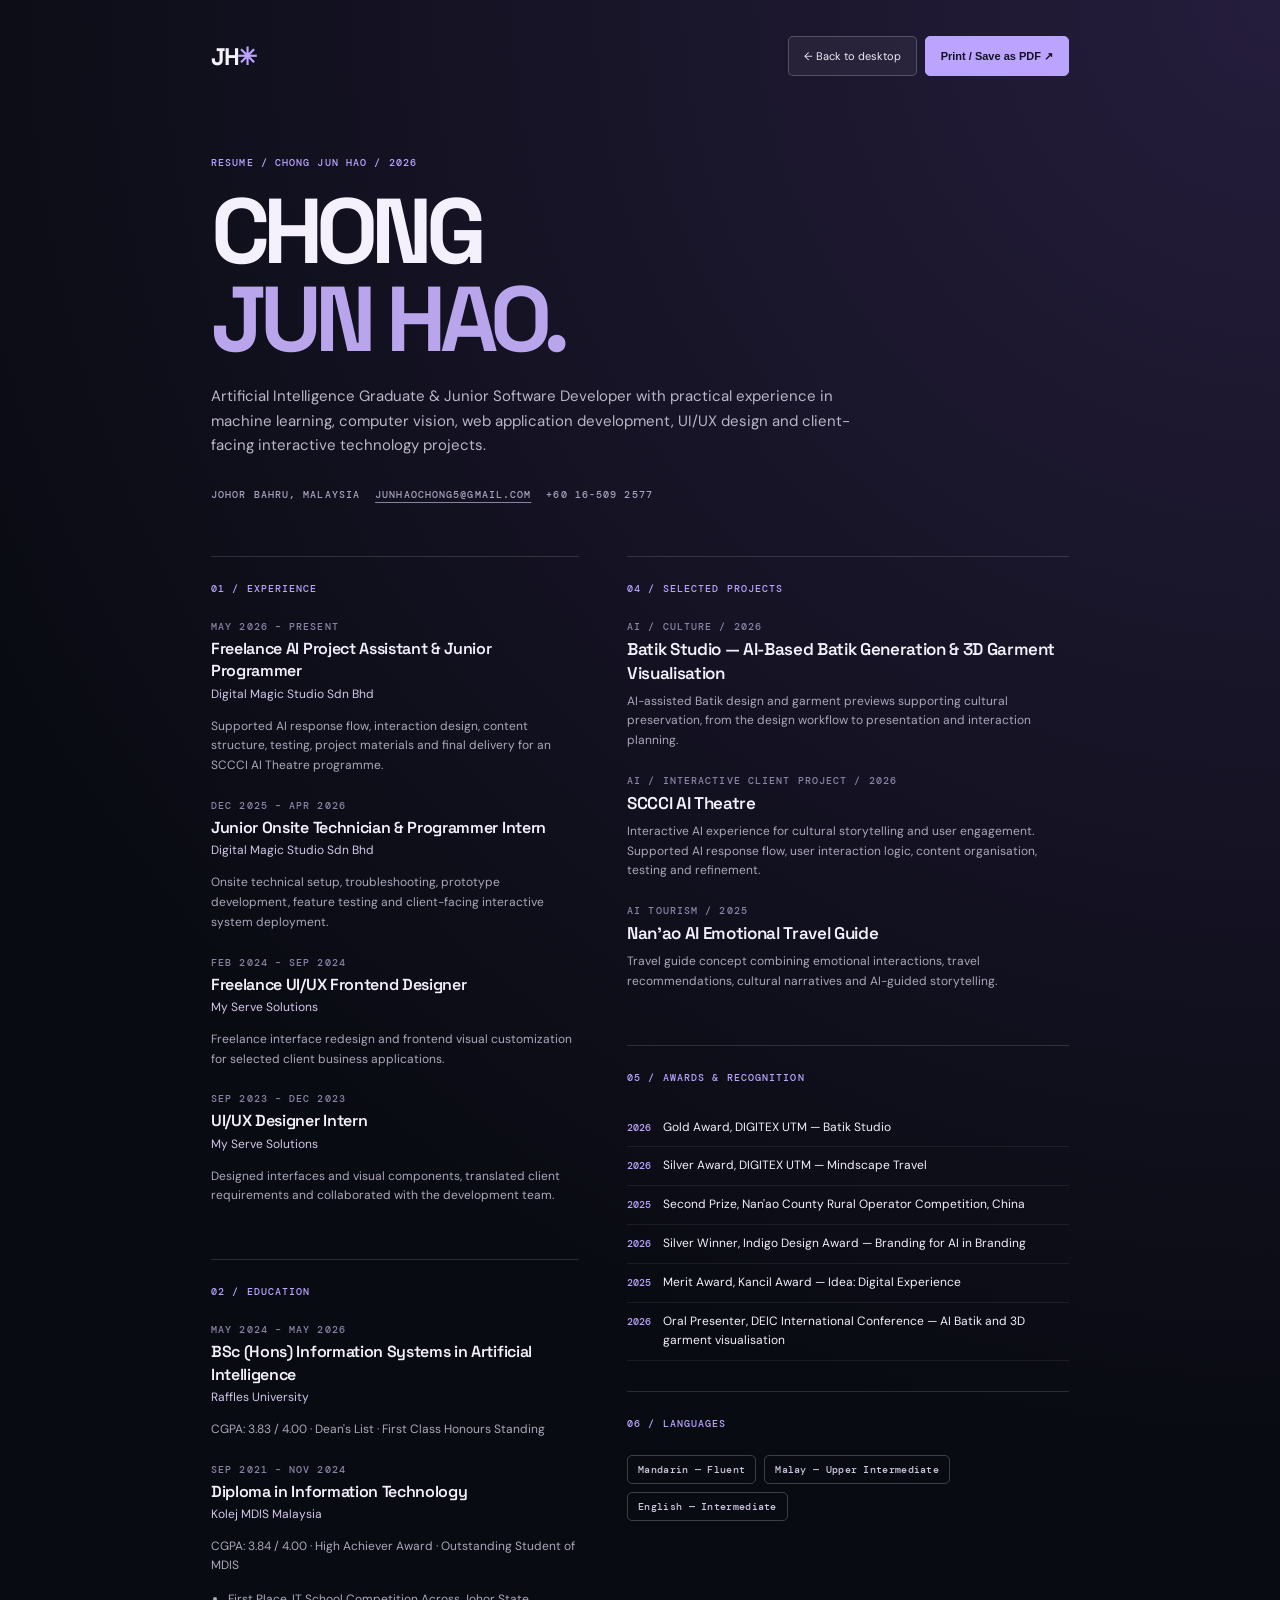
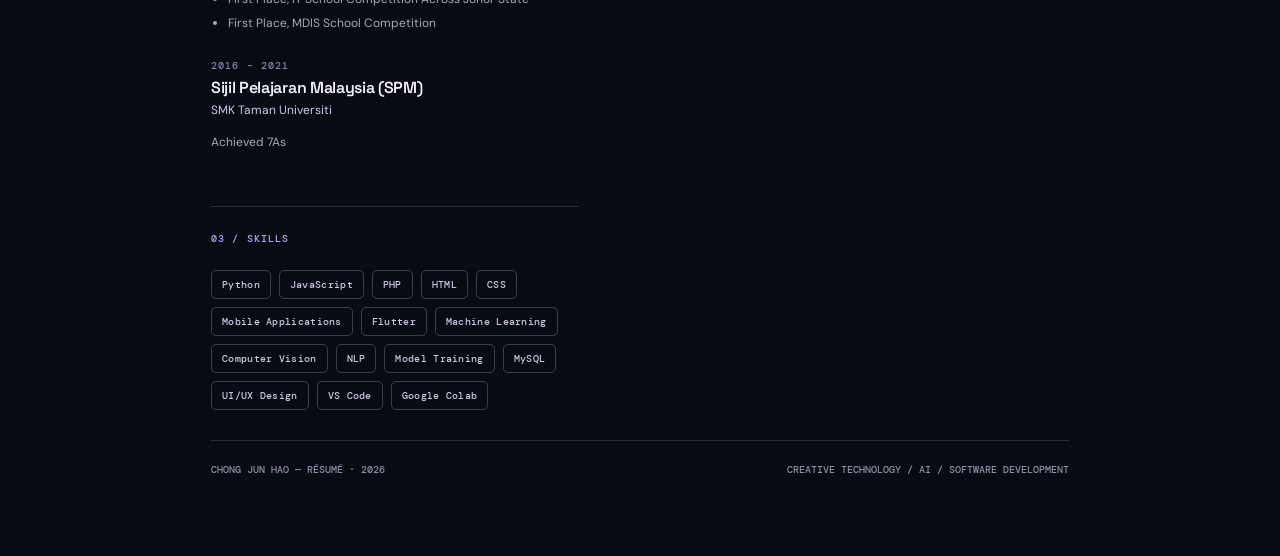
<file: resume.html>
<!doctype html>
<html lang="en"><head><meta charset="utf-8"><meta name="viewport" content="width=device-width, initial-scale=1"><meta name="theme-color" content="#0b0d14"><meta name="description" content="Chong Jun Hao — Resume"><link rel="icon" href="assets/favicon.svg" type="image/svg+xml"><link rel="preconnect" href="https://fonts.googleapis.com"><link href="https://fonts.googleapis.com/css2?family=DM+Mono:wght@400;500&family=DM+Sans:wght@400;500;600;700&family=Space+Grotesk:wght@400;500;600;700&display=swap" rel="stylesheet"><title>Résumé — Chong Jun Hao</title>
<style>
:root{--bg:#090b12;--fg:#f4f0fc;--muted:#a09cad;--line:#ffffff23;--accent:#bba4ff}*{box-sizing:border-box}html{scroll-behavior:smooth}body{background:radial-gradient(circle at top right,#251d3c,#090b12 58%);color:var(--fg);margin:0;font-family:'DM Sans',sans-serif;line-height:1.65}a{color:inherit;text-decoration:none}.wrap{max-width:950px;margin:auto;padding:36px 46px 80px}.bar{display:flex;align-items:center;justify-content:space-between;margin-bottom:80px}.logo{font:700 24px 'Space Grotesk',sans-serif;letter-spacing:-.1em}.logo span{color:var(--accent)}.buttons{display:flex;gap:8px}.buttons a,.buttons button{font-size:11px;cursor:pointer;border-radius:5px;padding:10px 15px;border:1px solid #ffffff35;background:#ffffff0d;color:#efebf8}.buttons button{background:var(--accent);color:#14101f;border-color:var(--accent);font-weight:700}.eyebrow,section h2,.meta,.date,.tag{font:500 10px 'DM Mono',monospace;letter-spacing:.11em}.eyebrow{color:var(--accent)}h1{font:700 clamp(47px,9vw,92px)/.96 'Space Grotesk',sans-serif;letter-spacing:-.075em;margin:18px 0 20px}h1 span{color:#b8a5ec}.intro{max-width:670px;color:#bbb5c8;font-size:15px}.meta{display:flex;gap:15px;flex-wrap:wrap;margin:30px 0 55px;color:#a9a1bf}.meta a{text-decoration:underline;text-decoration-color:#8982a8;text-underline-offset:4px}.columns{display:grid;grid-template-columns:1fr 1.2fr;gap:48px}.columns.two{grid-template-columns:1fr 1fr}section{border-top:1px solid var(--line);padding:25px 0 30px}section h2{color:var(--accent);margin:0 0 25px}article{margin-bottom:23px}article h3{font:600 16px/1.4 'Space Grotesk',sans-serif;letter-spacing:-.02em;margin:5px 0 2px}article .org{color:#d2c6e9;font-size:12px}article .date{color:#8b83a6}p,li{font-size:12px;color:#aca7bb}ul{padding-left:17px;margin:8px 0}li{padding:2px 0}.chips{display:flex;flex-wrap:wrap;gap:8px}.tag{border:1px solid #ffffff35;padding:7px 10px;border-radius:5px;color:#cdc6df;letter-spacing:.03em}.award{display:flex;align-items:baseline;gap:12px;border-bottom:1px solid #ffffff12;padding:9px 0;font-size:12px}.award span{font:500 10px 'DM Mono',monospace;color:var(--accent)}.footer{border-top:1px solid var(--line);display:flex;justify-content:space-between;padding-top:22px;font:500 10px 'DM Mono',monospace;color:#948ca3}.project h3{font-size:17px}.project p{margin:6px 0}.note{font-size:11px;color:#8f8b9a}.print-only{display:none}@media(max-width:650px){.wrap{padding:22px 22px 60px}.bar{margin-bottom:55px}.buttons{gap:5px}.buttons a,.buttons button{font-size:10px;padding:8px}.columns,.columns.two{grid-template-columns:1fr;gap:0}.meta{font-size:9px;gap:12px}.footer{gap:12px;flex-wrap:wrap}}@media print{*{color-adjust:exact;-webkit-print-color-adjust:exact}body{background:#fff!important;color:#15161b!important}.wrap{max-width:none;padding:5mm 9mm}.bar{margin-bottom:15px}.buttons{display:none}.intro,article p,li,.org,.meta, .note{color:#3c3b44!important}.eyebrow,section h2,article .date{color:#5c438b!important}h1 span{color:#554575!important}.tag{color:#20202b;border-color:#bbb}.award span{color:#7051a2}.footer{color:#555}.columns{gap:35px}section{padding:12px 0 18px;border-top-color:#ccc}article{margin-bottom:14px}h1{font-size:48px}.intro{font-size:12px}.meta{margin:15px 0 22px}p,li{font-size:10px}article h3{font-size:13px}.print-only{display:block}}
</style></head><body><div class="wrap">
<header class="bar"><a class="logo" href="index.html" aria-label="Return to portfolio">JH<span>✳</span></a><div class="buttons"><a href="index.html">← Back to desktop</a><button onclick="window.print()">Print / Save as PDF ↗</button></div></header>
<div class="eyebrow">RESUME / CHONG JUN HAO / 2026</div><h1>CHONG<br><span>JUN HAO.</span></h1><div class="intro">Artificial Intelligence Graduate & Junior Software Developer with practical experience in machine learning, computer vision, web application development, UI/UX design and client-facing interactive technology projects.</div><div class="meta"><span>JOHOR BAHRU, MALAYSIA</span><a href="mailto:junhaochong5@gmail.com">JUNHAOCHONG5@GMAIL.COM</a><span>+60 16-509 2577</span></div>
<div class="columns"><div>
<section><h2>01 / EXPERIENCE</h2><article><div class="date">MAY 2026 – PRESENT</div><h3>Freelance AI Project Assistant & Junior Programmer</h3><div class="org">Digital Magic Studio Sdn Bhd</div><p>Supported AI response flow, interaction design, content structure, testing, project materials and final delivery for an SCCCI AI Theatre programme.</p></article><article><div class="date">DEC 2025 – APR 2026</div><h3>Junior Onsite Technician & Programmer Intern</h3><div class="org">Digital Magic Studio Sdn Bhd</div><p>Onsite technical setup, troubleshooting, prototype development, feature testing and client-facing interactive system deployment.</p></article><article><div class="date">FEB 2024 – SEP 2024</div><h3>Freelance UI/UX Frontend Designer</h3><div class="org">My Serve Solutions</div><p>Freelance interface redesign and frontend visual customization for selected client business applications.</p></article><article><div class="date">SEP 2023 – DEC 2023</div><h3>UI/UX Designer Intern</h3><div class="org">My Serve Solutions</div><p>Designed interfaces and visual components, translated client requirements and collaborated with the development team.</p></article></section>
<section><h2>02 / EDUCATION</h2><article><div class="date">MAY 2024 – MAY 2026</div><h3>BSc (Hons) Information Systems in Artificial Intelligence</h3><div class="org">Raffles University</div><p>CGPA: 3.83 / 4.00 · Dean's List · First Class Honours Standing</p></article><article><div class="date">SEP 2021 – NOV 2024</div><h3>Diploma in Information Technology</h3><div class="org">Kolej MDIS Malaysia</div><p>CGPA: 3.84 / 4.00 · High Achiever Award · Outstanding Student of MDIS</p><ul><li>First Place, IT School Competition Across Johor State</li><li>First Place, MDIS School Competition</li></ul></article><article><div class="date">2016 – 2021</div><h3>Sijil Pelajaran Malaysia (SPM)</h3><div class="org">SMK Taman Universiti</div><p>Achieved 7As</p></article></section>
<section><h2>03 / SKILLS</h2><div class="chips"><span class="tag">Python</span><span class="tag">JavaScript</span><span class="tag">PHP</span><span class="tag">HTML</span><span class="tag">CSS</span><span class="tag">Mobile Applications</span><span class="tag">Flutter</span><span class="tag">Machine Learning</span><span class="tag">Computer Vision</span><span class="tag">NLP</span><span class="tag">Model Training</span><span class="tag">MySQL</span><span class="tag">UI/UX Design</span><span class="tag">VS Code</span><span class="tag">Google Colab</span></div></section>
</div><div>
<section><h2>04 / SELECTED PROJECTS</h2><article class="project"><div class="date">AI / CULTURE / 2026</div><h3>Batik Studio — AI-Based Batik Generation & 3D Garment Visualisation</h3><p>AI-assisted Batik design and garment previews supporting cultural preservation, from the design workflow to presentation and interaction planning.</p></article><article class="project"><div class="date">AI / INTERACTIVE CLIENT PROJECT / 2026</div><h3>SCCCI AI Theatre</h3><p>Interactive AI experience for cultural storytelling and user engagement. Supported AI response flow, user interaction logic, content organisation, testing and refinement.</p></article><article class="project"><div class="date">AI TOURISM / 2025</div><h3>Nan'ao AI Emotional Travel Guide</h3><p>Travel guide concept combining emotional interactions, travel recommendations, cultural narratives and AI-guided storytelling.</p></article></section>
<section><h2>05 / AWARDS & RECOGNITION</h2><div class="award"><span>2026</span><div>Gold Award, DIGITEX UTM — Batik Studio</div></div><div class="award"><span>2026</span><div>Silver Award, DIGITEX UTM — Mindscape Travel</div></div><div class="award"><span>2025</span><div>Second Prize, Nan'ao County Rural Operator Competition, China</div></div><div class="award"><span>2026</span><div>Silver Winner, Indigo Design Award — Branding for AI in Branding</div></div><div class="award"><span>2025</span><div>Merit Award, Kancil Award — Idea: Digital Experience</div></div><div class="award"><span>2026</span><div>Oral Presenter, DEIC International Conference — AI Batik and 3D garment visualisation</div></div></section>
<section><h2>06 / LANGUAGES</h2><div class="chips"><span class="tag">Mandarin — Fluent</span><span class="tag">Malay — Upper Intermediate</span><span class="tag">English — Intermediate</span></div></section></div></div>
<footer class="footer"><span>CHONG JUN HAO — RÉSUMÉ · 2026</span><span>CREATIVE TECHNOLOGY / AI / SOFTWARE DEVELOPMENT</span></footer>
</div></body></html>
</file>
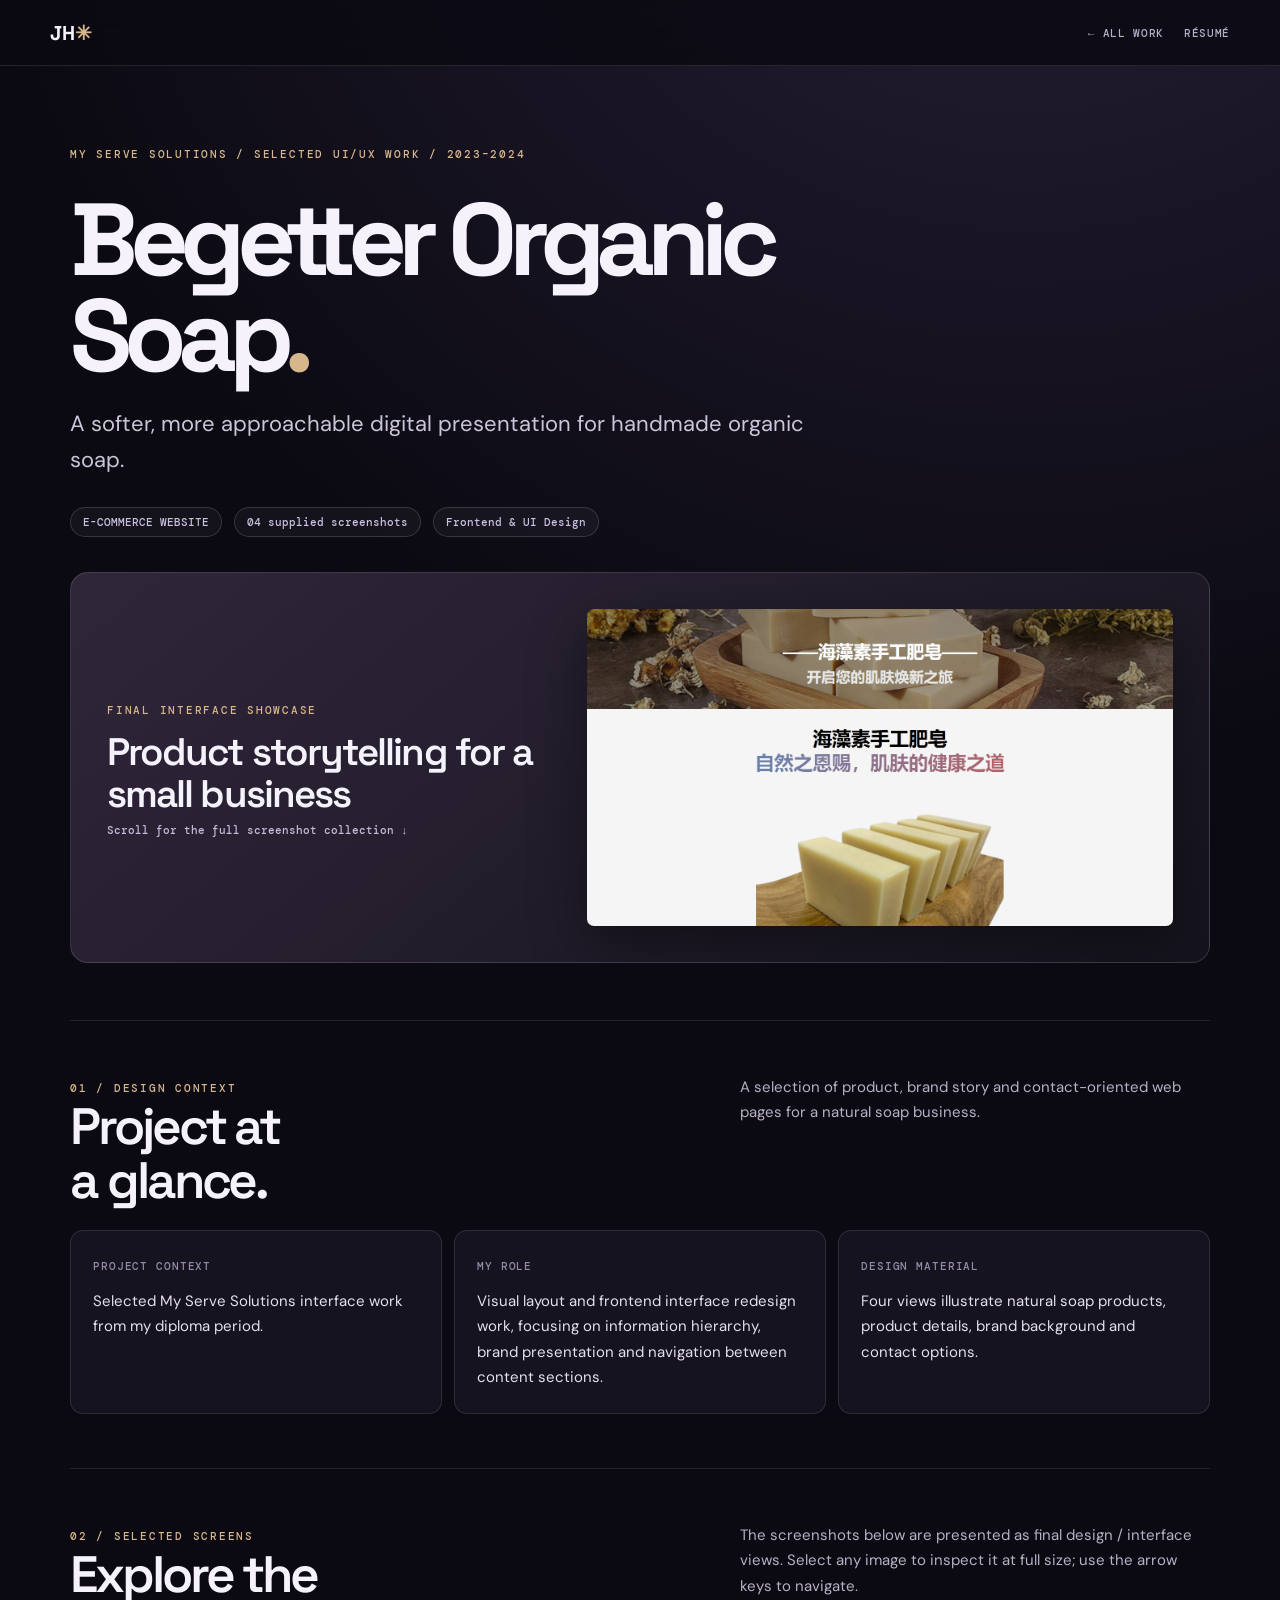
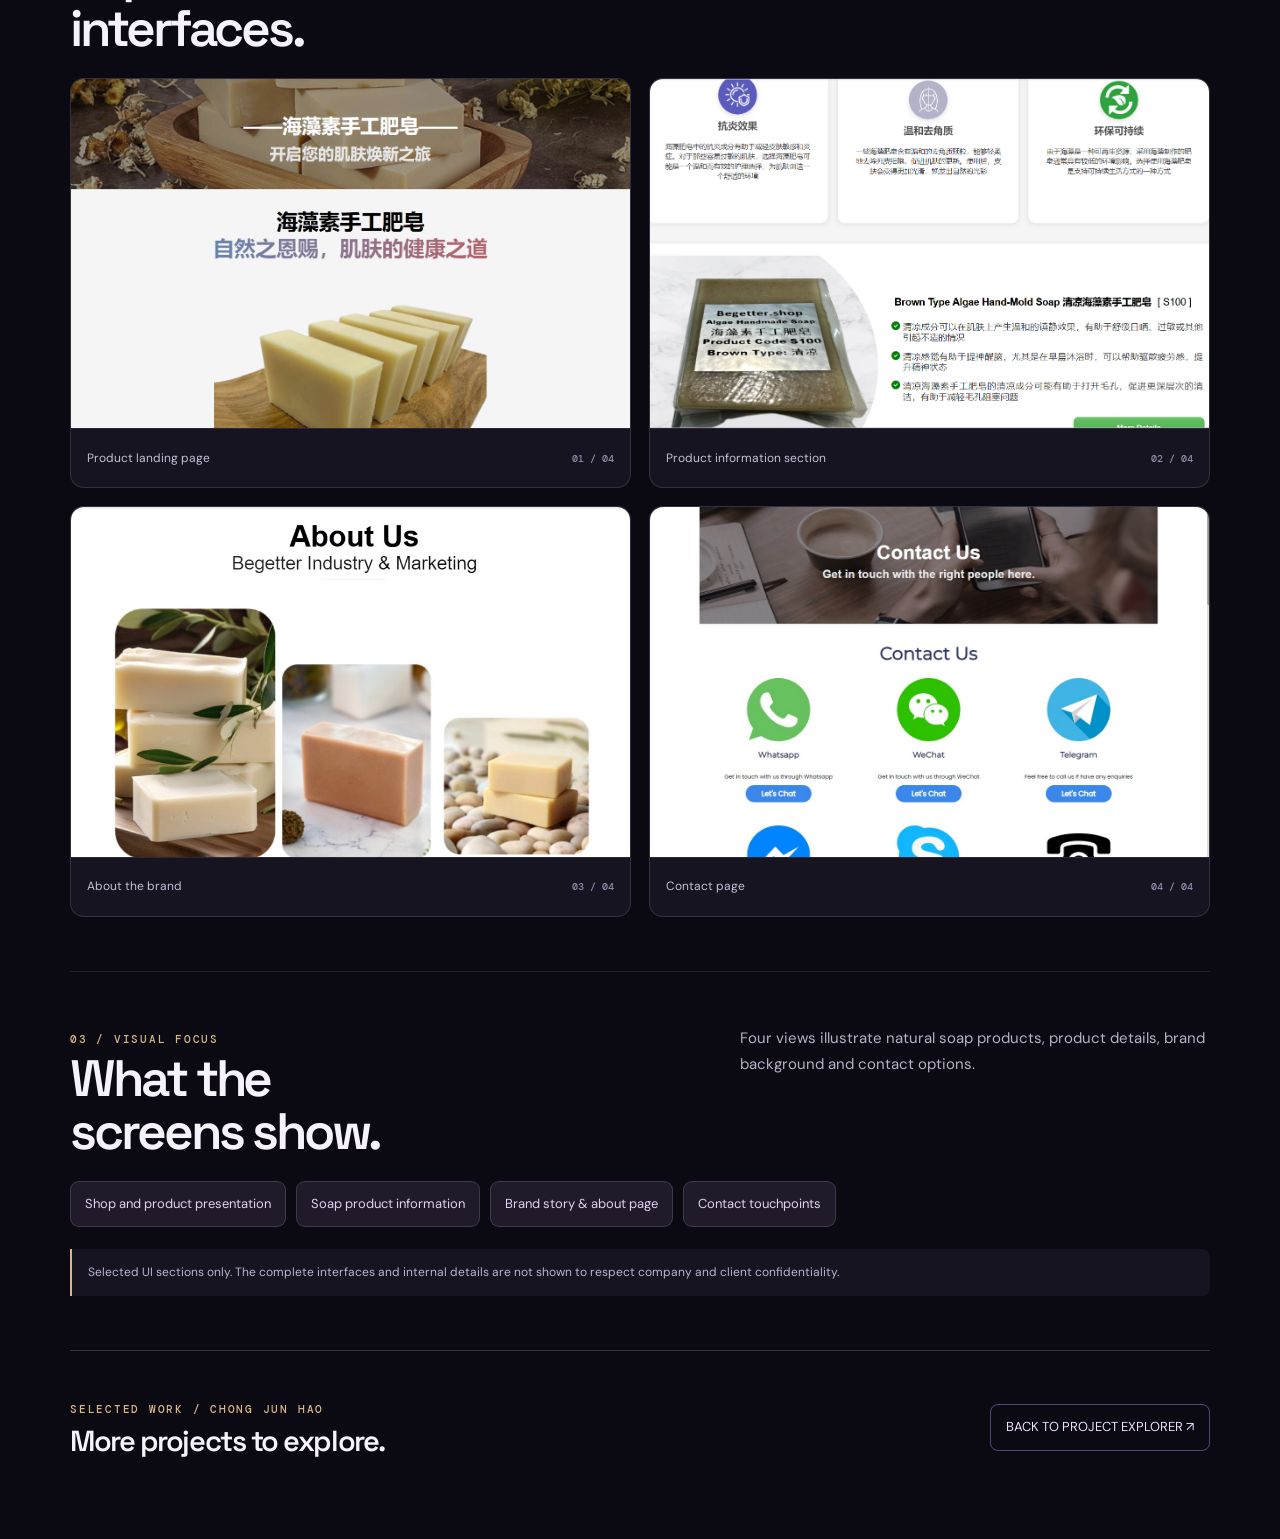
<file: projects/uiux-begetter-shop.html>
<!DOCTYPE html><html lang="en"><head><meta charset="UTF-8"><meta name="viewport" content="width=device-width, initial-scale=1"><meta name="theme-color" content="#0b0a12"><meta name="description" content="Begetter Organic Soap interface design showcase by Chong Jun Hao — My Serve Solutions."><title>Begetter Organic Soap — Chong Jun Hao | UI/UX Case Study</title><link rel="icon" href="../assets/favicon.svg" type="image/svg+xml"><link rel="stylesheet" href="../assets/uiux-case.css?v=5.1"><style>:root{--accent:#d8b68b}</style><script defer src="../assets/uiux-case.js?v=4.9"></script></head><body>
<header class="top"><a class="brand" href="../index.html">JH<span>✳</span></a><nav aria-label="Main navigation"><a href="../index.html#projects">← ALL WORK</a><a href="../resume.html">RÉSUMÉ</a></nav></header>
<main class="wrap"><section class="hero"><span class="tag">MY SERVE SOLUTIONS / SELECTED UI/UX WORK / 2023–2024</span><h1>Begetter Organic Soap<span style="color:var(--accent)">.</span></h1><p class="hero-lead">A softer, more approachable digital presentation for handmade organic soap.</p><div class="hero-bottom"><span class="chip">E-COMMERCE WEBSITE</span><span class="chip">04 supplied screenshots</span><span class="chip">Frontend &amp; UI Design</span></div><div class="hero-art "><div class="hero-copy"><span class="tag">FINAL INTERFACE SHOWCASE</span><b>Product storytelling for a small business</b><small>Scroll for the full screenshot collection ↓</small></div><figure><img src="../assets/media/uiux/begetter-shop/01.png" alt="Selected Begetter Organic Soap interface screenshot" fetchpriority="high" decoding="async"></figure></div></section>
<section class="section" id="overview"><div class="section-heading"><div><span class="tag">01 / DESIGN CONTEXT</span><h2>Project at<br>a glance.</h2></div><p>A selection of product, brand story and contact-oriented web pages for a natural soap business.</p></div><div class="meta-grid"><div class="meta"><small>PROJECT CONTEXT</small><p>Selected My Serve Solutions interface work from my diploma period.</p></div><div class="meta"><small>MY ROLE</small><p>Visual layout and frontend interface redesign work, focusing on information hierarchy, brand presentation and navigation between content sections.</p></div><div class="meta"><small>DESIGN MATERIAL</small><p>Four views illustrate natural soap products, product details, brand background and contact options.</p></div></div></section>
<section class="section" id="screens"><div class="section-heading"><div><span class="tag">02 / SELECTED SCREENS</span><h2>Explore the<br>interfaces.</h2></div><p>The screenshots below are presented as final design / interface views. Select any image to inspect it at full size; use the arrow keys to navigate.</p></div><div class="shot-grid "><figure class="shot"><button type="button" data-gallery-index="0" data-caption="Product landing page" aria-label="Enlarge: Product landing page"><img src="../assets/media/uiux/begetter-shop/01.png" loading="lazy" decoding="async" width="1450" height="785" alt="Begetter Organic Soap: Product landing page"></button><figcaption>Product landing page<span>01 / 04</span></figcaption></figure>
<figure class="shot"><button type="button" data-gallery-index="1" data-caption="Product information section" aria-label="Enlarge: Product information section"><img src="../assets/media/uiux/begetter-shop/02.png" loading="lazy" decoding="async" width="1303" height="797" alt="Begetter Organic Soap: Product information section"></button><figcaption>Product information section<span>02 / 04</span></figcaption></figure>
<figure class="shot"><button type="button" data-gallery-index="2" data-caption="About the brand" aria-label="Enlarge: About the brand"><img src="../assets/media/uiux/begetter-shop/03.jpeg" loading="lazy" decoding="async" width="949" height="843" alt="Begetter Organic Soap: About the brand"></button><figcaption>About the brand<span>03 / 04</span></figcaption></figure>
<figure class="shot"><button type="button" data-gallery-index="3" data-caption="Contact page" aria-label="Enlarge: Contact page"><img src="../assets/media/uiux/begetter-shop/04.jpeg" loading="lazy" decoding="async" width="1274" height="839" alt="Begetter Organic Soap: Contact page"></button><figcaption>Contact page<span>04 / 04</span></figcaption></figure></div></section>
<section class="section"><div class="section-heading"><div><span class="tag">03 / VISUAL FOCUS</span><h2>What the<br>screens show.</h2></div><p>Four views illustrate natural soap products, product details, brand background and contact options.</p></div><div class="feature-list"><span>Shop and product presentation</span><span>Soap product information</span><span>Brand story &amp; about page</span><span>Contact touchpoints</span></div><p class="confidential-note">Selected UI sections only. The complete interfaces and internal details are not shown to respect company and client confidentiality.</p></section>
<footer class="foot"><div><span class="tag">SELECTED WORK / CHONG JUN HAO</span><br><strong>More projects to explore.</strong></div><a href="../index.html#projects">BACK TO PROJECT EXPLORER ↗</a></footer></main>
<div id="lightbox" class="lightbox" role="dialog" aria-label="Image viewer" aria-modal="true" hidden><div class="lightbox-controls"><button id="lightbox-close" type="button" aria-label="Close image">✕ CLOSE</button></div><button id="lightbox-prev" class="lightbox-nav prev" type="button" aria-label="Previous screenshot">‹</button><img id="lightbox-image" alt=""><div id="lightbox-caption" class="lightbox-info"></div><button id="lightbox-next" class="lightbox-nav next" type="button" aria-label="Next screenshot">›</button></div>
</body></html>
</file>
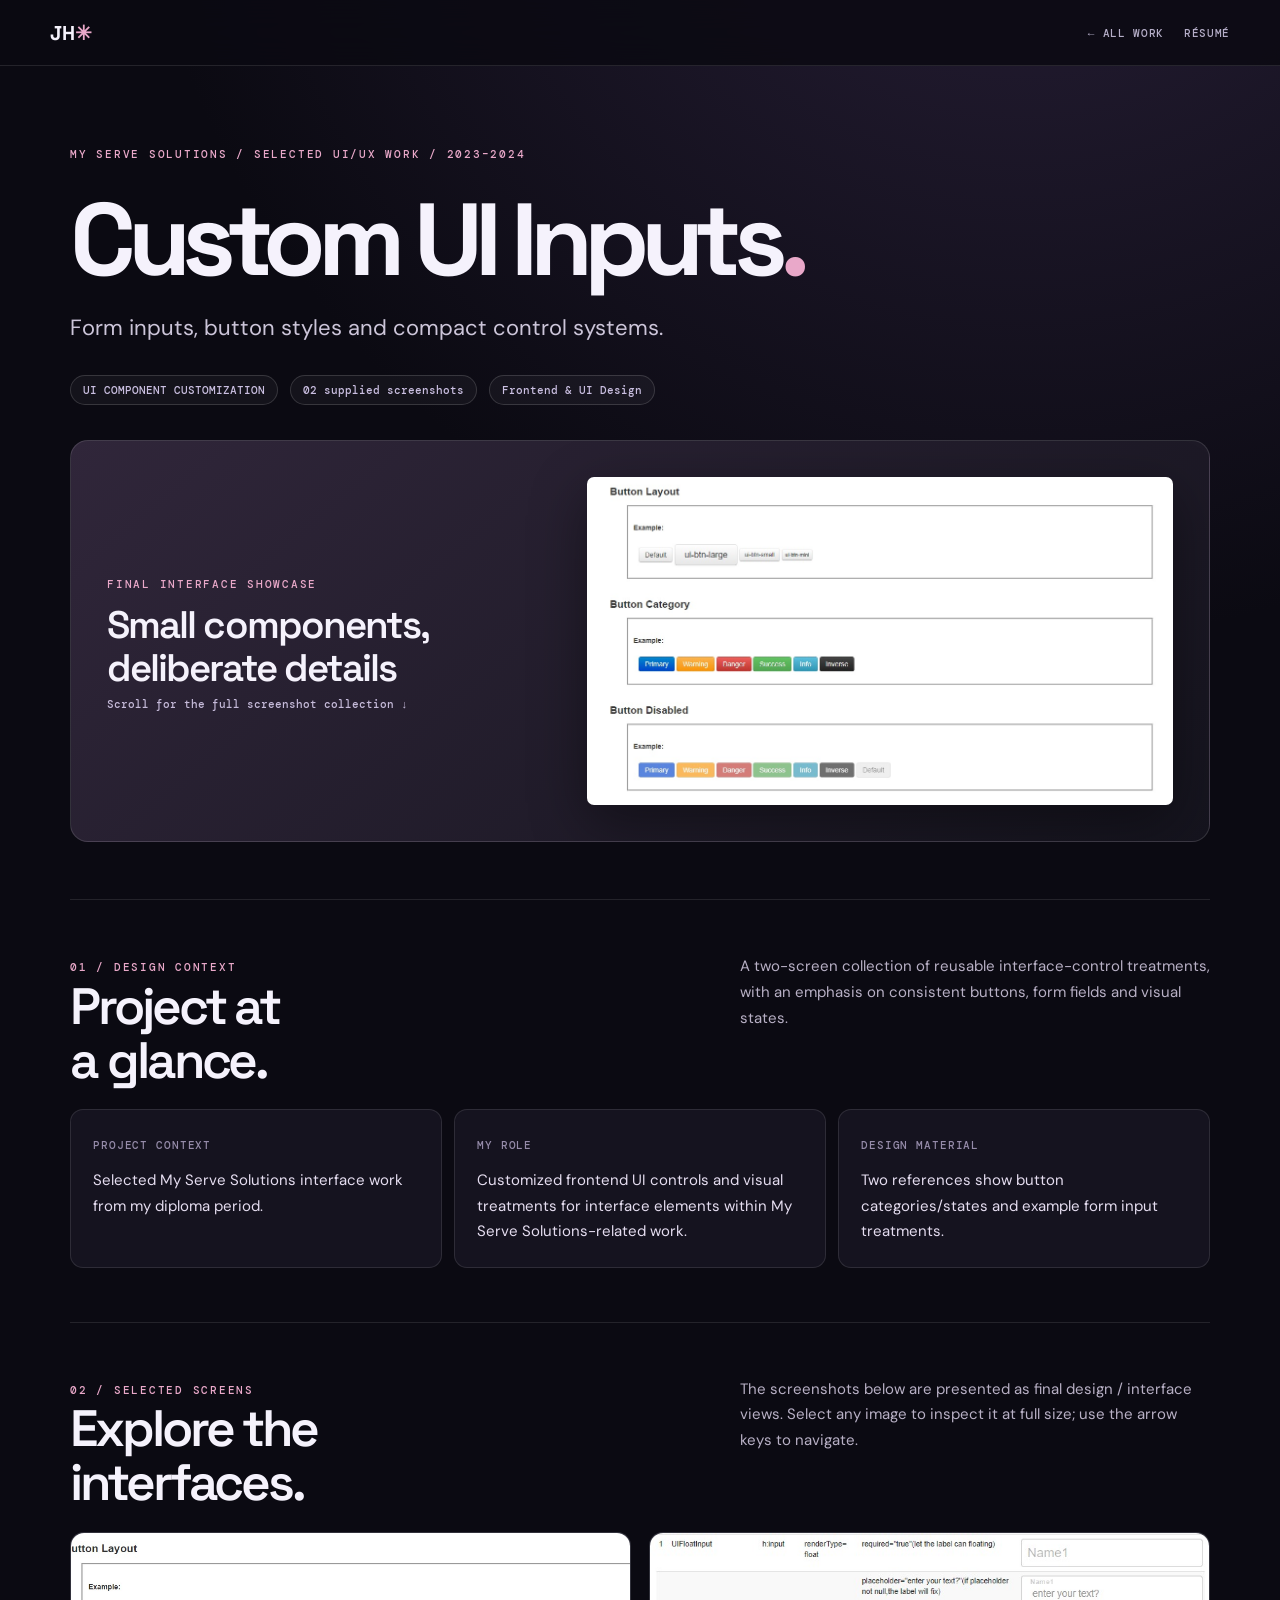
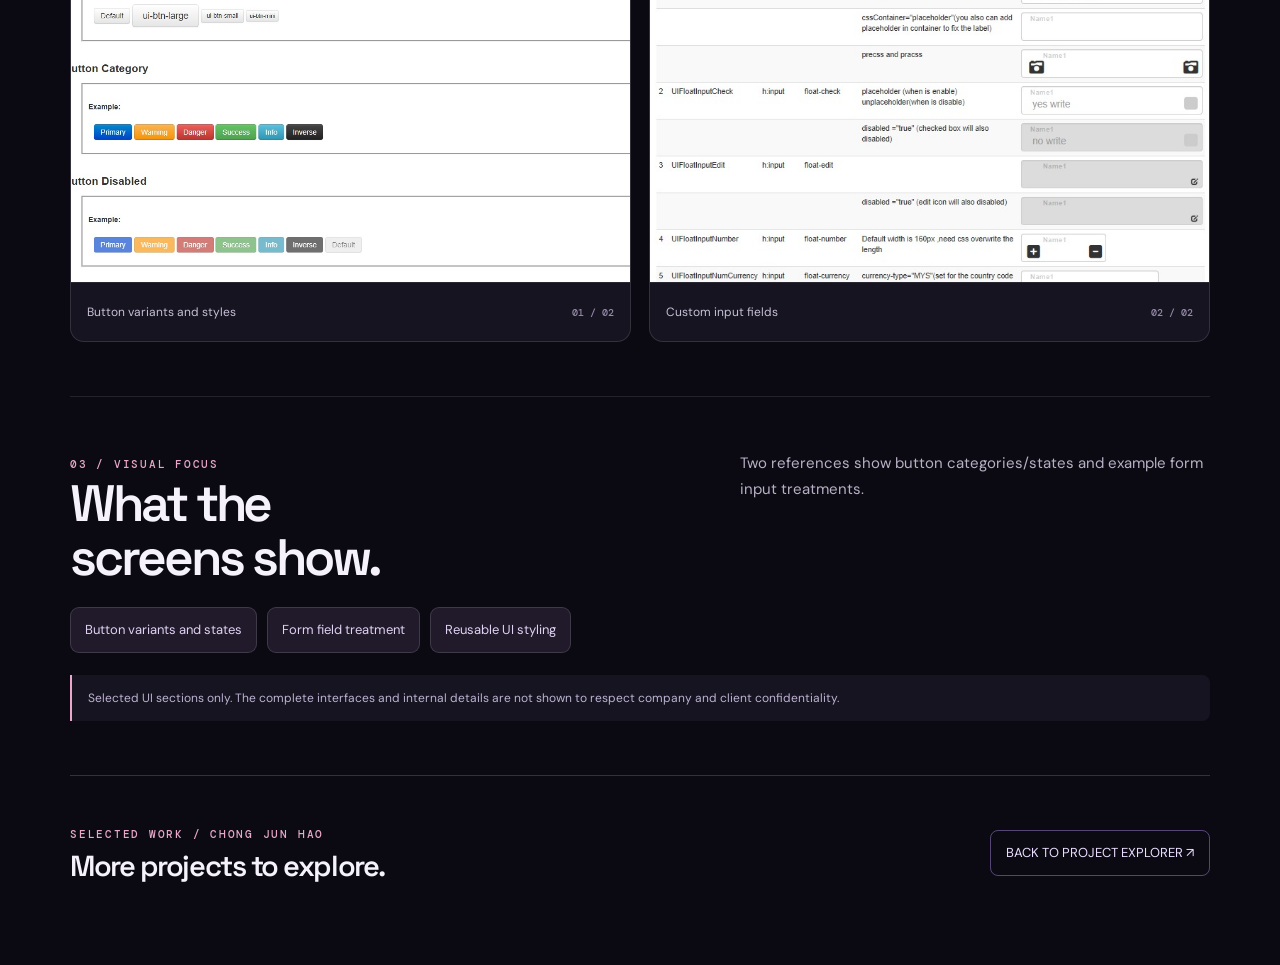
<file: projects/uiux-custom-ui-inputs.html>
<!DOCTYPE html><html lang="en"><head><meta charset="UTF-8"><meta name="viewport" content="width=device-width, initial-scale=1"><meta name="theme-color" content="#0b0a12"><meta name="description" content="Custom UI Inputs interface design showcase by Chong Jun Hao — My Serve Solutions."><title>Custom UI Inputs — Chong Jun Hao | UI/UX Case Study</title><link rel="icon" href="../assets/favicon.svg" type="image/svg+xml"><link rel="stylesheet" href="../assets/uiux-case.css?v=5.1"><style>:root{--accent:#e9a8c9}</style><script defer src="../assets/uiux-case.js?v=4.9"></script></head><body>
<header class="top"><a class="brand" href="../index.html">JH<span>✳</span></a><nav aria-label="Main navigation"><a href="../index.html#projects">← ALL WORK</a><a href="../resume.html">RÉSUMÉ</a></nav></header>
<main class="wrap"><section class="hero"><span class="tag">MY SERVE SOLUTIONS / SELECTED UI/UX WORK / 2023–2024</span><h1>Custom UI Inputs<span style="color:var(--accent)">.</span></h1><p class="hero-lead">Form inputs, button styles and compact control systems.</p><div class="hero-bottom"><span class="chip">UI COMPONENT CUSTOMIZATION</span><span class="chip">02 supplied screenshots</span><span class="chip">Frontend &amp; UI Design</span></div><div class="hero-art "><div class="hero-copy"><span class="tag">FINAL INTERFACE SHOWCASE</span><b>Small components, deliberate details</b><small>Scroll for the full screenshot collection ↓</small></div><figure><img src="../assets/media/uiux/custom-ui-inputs/01.jpeg" alt="Selected Custom UI Inputs interface screenshot" fetchpriority="high" decoding="async"></figure></div></section>
<section class="section" id="overview"><div class="section-heading"><div><span class="tag">01 / DESIGN CONTEXT</span><h2>Project at<br>a glance.</h2></div><p>A two-screen collection of reusable interface-control treatments, with an emphasis on consistent buttons, form fields and visual states.</p></div><div class="meta-grid"><div class="meta"><small>PROJECT CONTEXT</small><p>Selected My Serve Solutions interface work from my diploma period.</p></div><div class="meta"><small>MY ROLE</small><p>Customized frontend UI controls and visual treatments for interface elements within My Serve Solutions-related work.</p></div><div class="meta"><small>DESIGN MATERIAL</small><p>Two references show button categories/states and example form input treatments.</p></div></div></section>
<section class="section" id="screens"><div class="section-heading"><div><span class="tag">02 / SELECTED SCREENS</span><h2>Explore the<br>interfaces.</h2></div><p>The screenshots below are presented as final design / interface views. Select any image to inspect it at full size; use the arrow keys to navigate.</p></div><div class="shot-grid "><figure class="shot"><button type="button" data-gallery-index="0" data-caption="Button variants and styles" aria-label="Enlarge: Button variants and styles"><img src="../assets/media/uiux/custom-ui-inputs/01.jpeg" loading="lazy" decoding="async" width="1204" height="675" alt="Custom UI Inputs: Button variants and styles"></button><figcaption>Button variants and styles<span>01 / 02</span></figcaption></figure>
<figure class="shot"><button type="button" data-gallery-index="1" data-caption="Custom input fields" aria-label="Enlarge: Custom input fields"><img src="../assets/media/uiux/custom-ui-inputs/02.jpeg" loading="lazy" decoding="async" width="788" height="770" alt="Custom UI Inputs: Custom input fields"></button><figcaption>Custom input fields<span>02 / 02</span></figcaption></figure></div></section>
<section class="section"><div class="section-heading"><div><span class="tag">03 / VISUAL FOCUS</span><h2>What the<br>screens show.</h2></div><p>Two references show button categories/states and example form input treatments.</p></div><div class="feature-list"><span>Button variants and states</span><span>Form field treatment</span><span>Reusable UI styling</span></div><p class="confidential-note">Selected UI sections only. The complete interfaces and internal details are not shown to respect company and client confidentiality.</p></section>
<footer class="foot"><div><span class="tag">SELECTED WORK / CHONG JUN HAO</span><br><strong>More projects to explore.</strong></div><a href="../index.html#projects">BACK TO PROJECT EXPLORER ↗</a></footer></main>
<div id="lightbox" class="lightbox" role="dialog" aria-label="Image viewer" aria-modal="true" hidden><div class="lightbox-controls"><button id="lightbox-close" type="button" aria-label="Close image">✕ CLOSE</button></div><button id="lightbox-prev" class="lightbox-nav prev" type="button" aria-label="Previous screenshot">‹</button><img id="lightbox-image" alt=""><div id="lightbox-caption" class="lightbox-info"></div><button id="lightbox-next" class="lightbox-nav next" type="button" aria-label="Next screenshot">›</button></div>
</body></html>
</file>
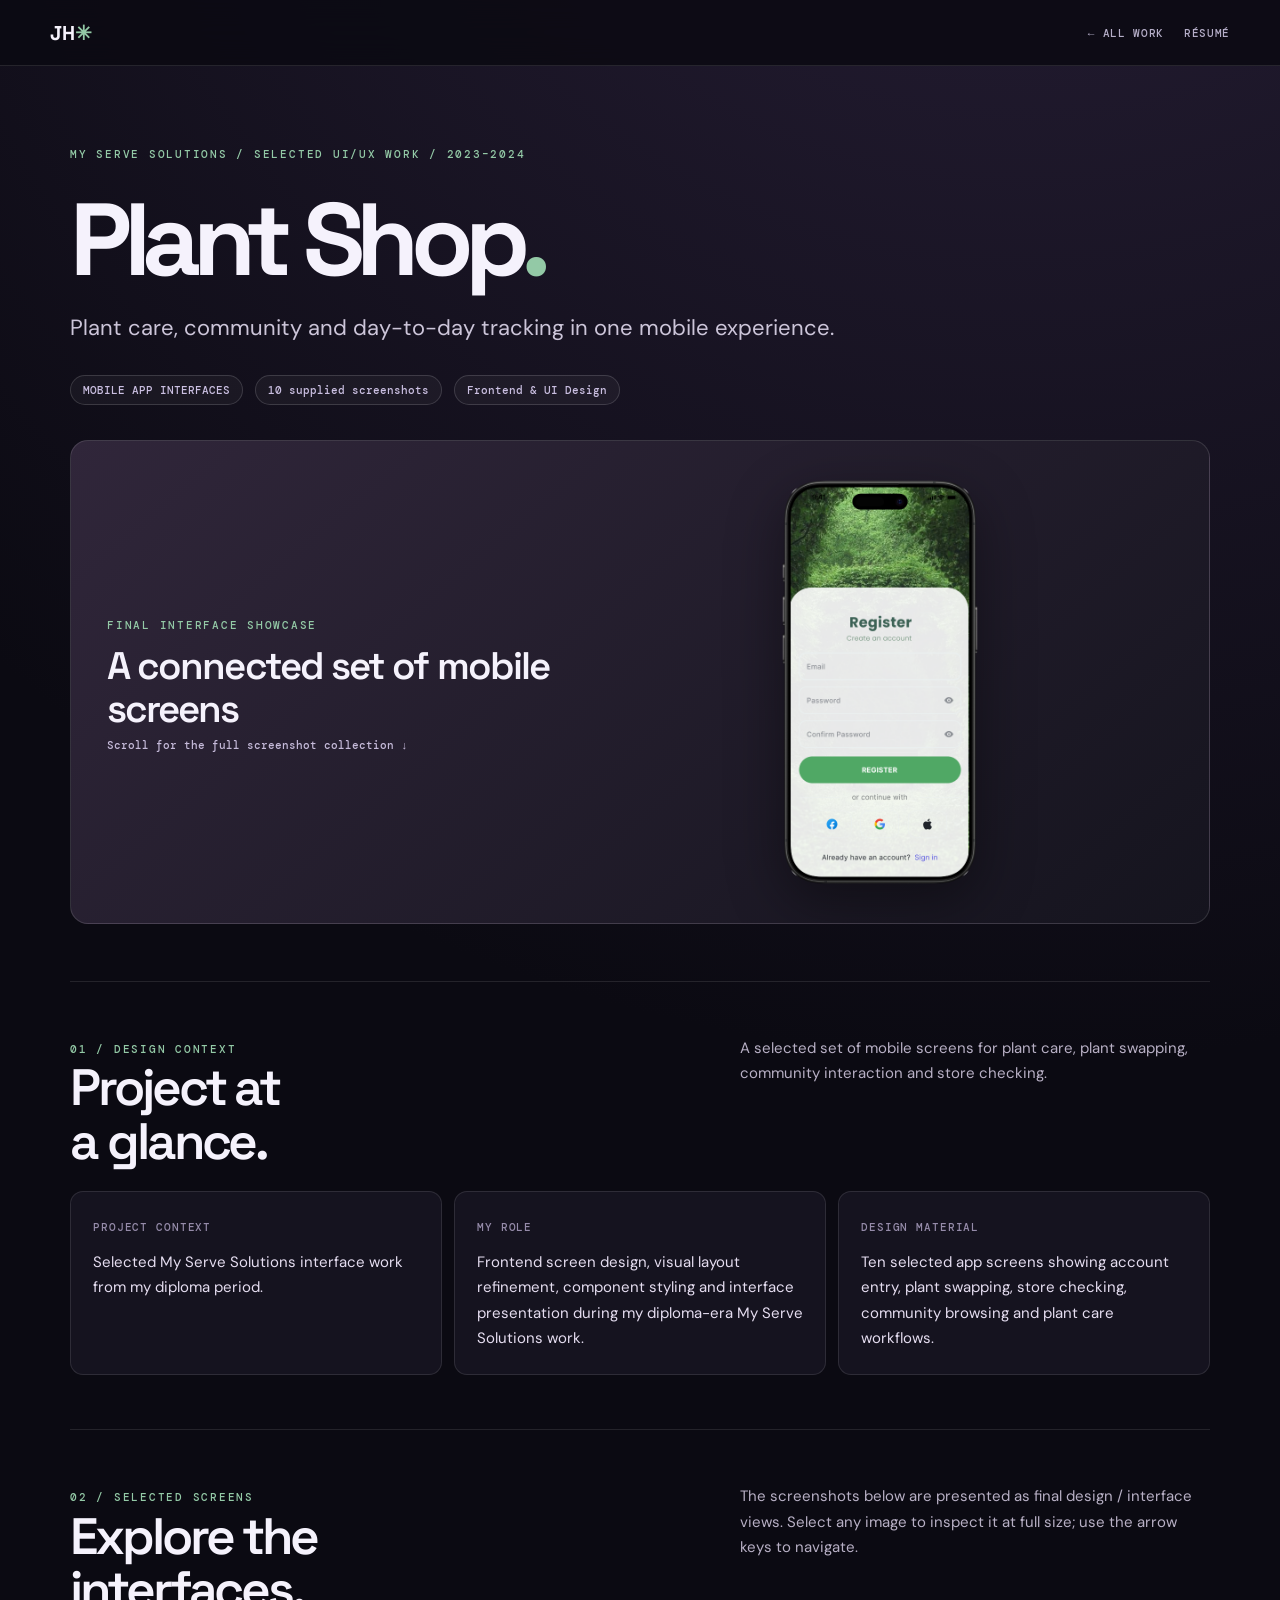
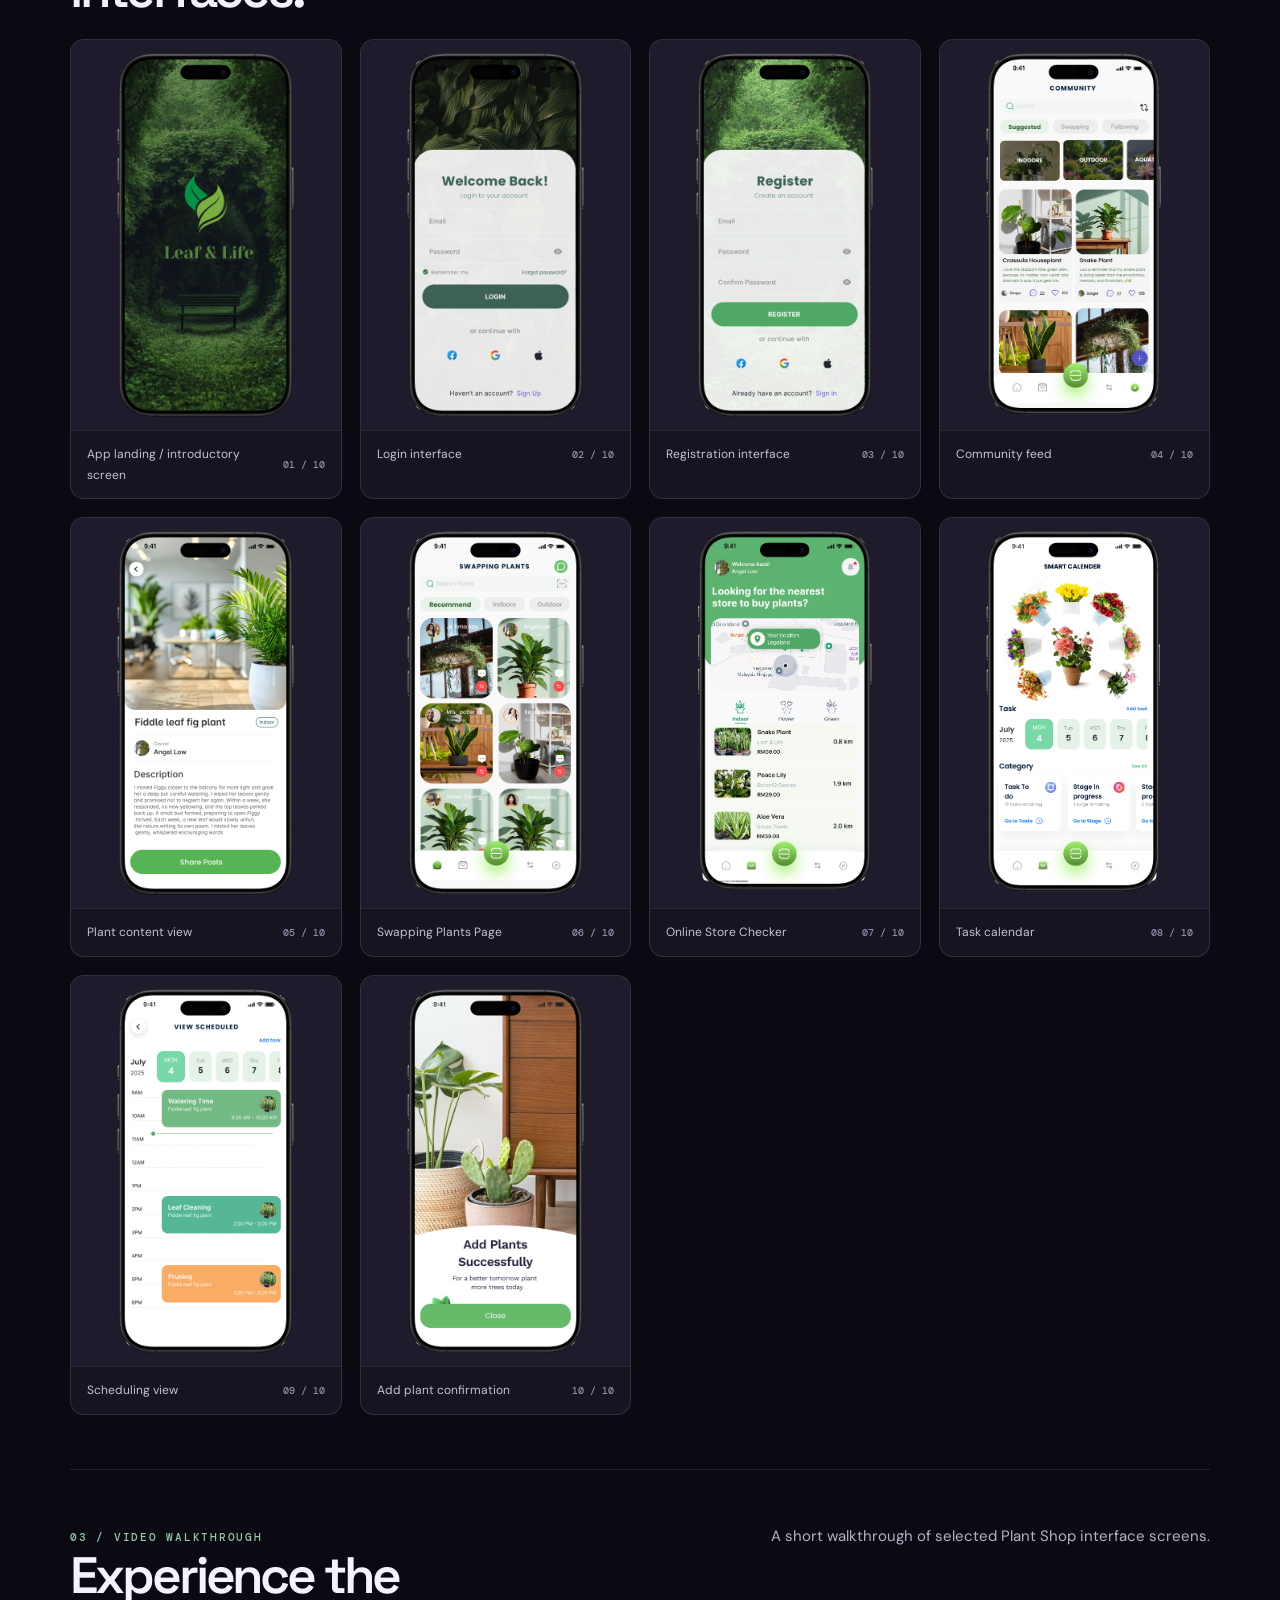
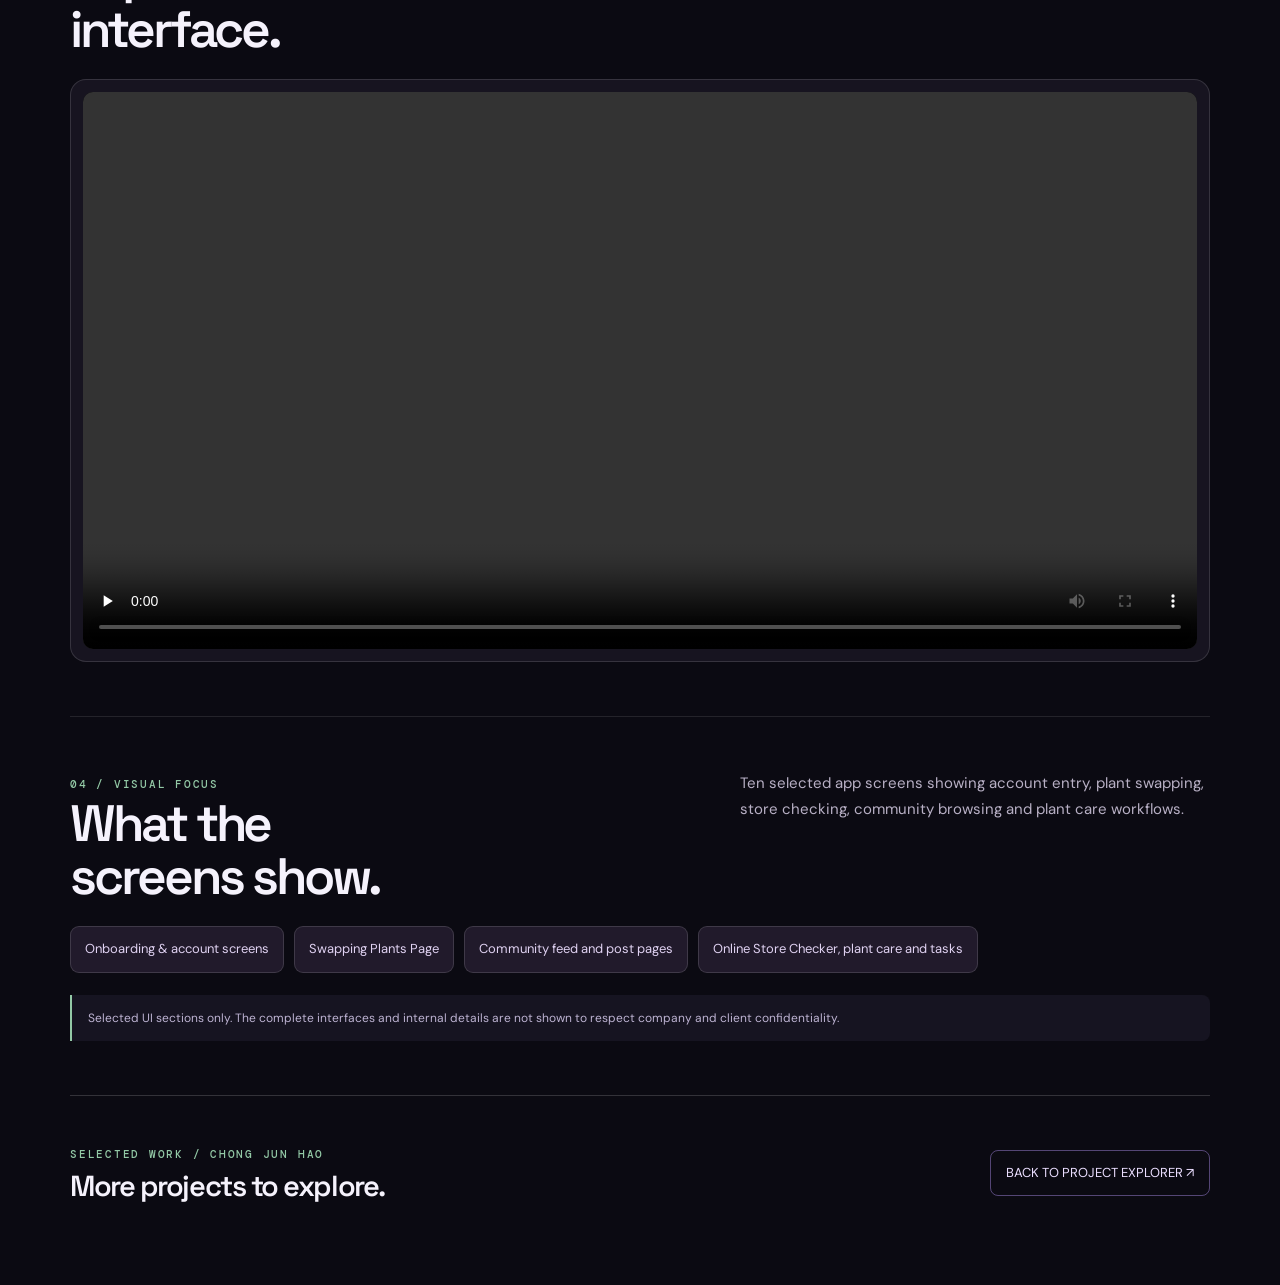
<file: projects/uiux-plant-shop.html>
<!DOCTYPE html><html lang="en"><head><meta charset="UTF-8"><meta name="viewport" content="width=device-width, initial-scale=1"><meta name="theme-color" content="#0b0a12"><meta name="description" content="Plant Shop interface design showcase by Chong Jun Hao — My Serve Solutions."><title>Plant Shop — Chong Jun Hao | UI/UX Case Study</title><link rel="icon" href="../assets/favicon.svg" type="image/svg+xml"><link rel="stylesheet" href="../assets/uiux-case.css?v=5.1"><style>:root{--accent:#93c9a6}</style><script defer src="../assets/uiux-case.js?v=4.9"></script></head><body>
<header class="top"><a class="brand" href="../index.html">JH<span>✳</span></a><nav aria-label="Main navigation"><a href="../index.html#projects">← ALL WORK</a><a href="../resume.html">RÉSUMÉ</a></nav></header>
<main class="wrap"><section class="hero"><span class="tag">MY SERVE SOLUTIONS / SELECTED UI/UX WORK / 2023–2024</span><h1>Plant Shop<span style="color:var(--accent)">.</span></h1><p class="hero-lead">Plant care, community and day-to-day tracking in one mobile experience.</p><div class="hero-bottom"><span class="chip">MOBILE APP INTERFACES</span><span class="chip">10 supplied screenshots</span><span class="chip">Frontend &amp; UI Design</span></div><div class="hero-art is-mobile"><div class="hero-copy"><span class="tag">FINAL INTERFACE SHOWCASE</span><b>A connected set of mobile screens</b><small>Scroll for the full screenshot collection ↓</small></div><figure><img src="../assets/media/uiux/plant-shop/03.png" alt="Selected Plant Shop interface screenshot" fetchpriority="high" decoding="async"></figure></div></section>
<section class="section" id="overview"><div class="section-heading"><div><span class="tag">01 / DESIGN CONTEXT</span><h2>Project at<br>a glance.</h2></div><p>A selected set of mobile screens for plant care, plant swapping, community interaction and store checking.</p></div><div class="meta-grid"><div class="meta"><small>PROJECT CONTEXT</small><p>Selected My Serve Solutions interface work from my diploma period.</p></div><div class="meta"><small>MY ROLE</small><p>Frontend screen design, visual layout refinement, component styling and interface presentation during my diploma-era My Serve Solutions work.</p></div><div class="meta"><small>DESIGN MATERIAL</small><p>Ten selected app screens showing account entry, plant swapping, store checking, community browsing and plant care workflows.</p></div></div></section>
<section class="section" id="screens"><div class="section-heading"><div><span class="tag">02 / SELECTED SCREENS</span><h2>Explore the<br>interfaces.</h2></div><p>The screenshots below are presented as final design / interface views. Select any image to inspect it at full size; use the arrow keys to navigate.</p></div><div class="shot-grid mobile-shots"><figure class="shot"><button type="button" data-gallery-index="0" data-caption="App landing / introductory screen" aria-label="Enlarge: App landing / introductory screen"><img src="../assets/media/uiux/plant-shop/01.png" loading="lazy" decoding="async" width="450" height="920" alt="Plant Shop: App landing / introductory screen"></button><figcaption>App landing / introductory screen<span>01 / 10</span></figcaption></figure>
<figure class="shot"><button type="button" data-gallery-index="1" data-caption="Login interface" aria-label="Enlarge: Login interface"><img src="../assets/media/uiux/plant-shop/02.png" loading="lazy" decoding="async" width="450" height="920" alt="Plant Shop: Login interface"></button><figcaption>Login interface<span>02 / 10</span></figcaption></figure>
<figure class="shot"><button type="button" data-gallery-index="2" data-caption="Registration interface" aria-label="Enlarge: Registration interface"><img src="../assets/media/uiux/plant-shop/03.png" loading="lazy" decoding="async" width="450" height="920" alt="Plant Shop: Registration interface"></button><figcaption>Registration interface<span>03 / 10</span></figcaption></figure>
<figure class="shot"><button type="button" data-gallery-index="3" data-caption="Community feed" aria-label="Enlarge: Community feed"><img src="../assets/media/uiux/plant-shop/04.png" loading="lazy" decoding="async" width="452" height="927" alt="Plant Shop: Community feed"></button><figcaption>Community feed<span>04 / 10</span></figcaption></figure>
<figure class="shot"><button type="button" data-gallery-index="4" data-caption="Plant content view" aria-label="Enlarge: Plant content view"><img src="../assets/media/uiux/plant-shop/05.png" loading="lazy" decoding="async" width="450" height="920" alt="Plant Shop: Plant content view"></button><figcaption>Plant content view<span>05 / 10</span></figcaption></figure>

<figure class="shot"><button type="button" data-gallery-index="5" data-caption="Swapping Plants Page" aria-label="Enlarge: Swapping Plants Page"><img src="../assets/media/uiux/plant-shop/07.png" loading="lazy" decoding="async" width="402" height="881" alt="Plant Shop: Swapping Plants Page"></button><figcaption>Swapping Plants Page<span>06 / 10</span></figcaption></figure>
<figure class="shot"><button type="button" data-gallery-index="6" data-caption="Online Store Checker" aria-label="Enlarge: Online Store Checker"><img src="../assets/media/uiux/plant-shop/08.png" loading="lazy" decoding="async" width="894" height="1812" alt="Plant Shop: Online Store Checker"></button><figcaption>Online Store Checker<span>07 / 10</span></figcaption></figure>
<figure class="shot"><button type="button" data-gallery-index="7" data-caption="Task calendar" aria-label="Enlarge: Task calendar"><img src="../assets/media/uiux/plant-shop/09.png" loading="lazy" decoding="async" width="447" height="906" alt="Plant Shop: Task calendar"></button><figcaption>Task calendar<span>08 / 10</span></figcaption></figure>
<figure class="shot"><button type="button" data-gallery-index="8" data-caption="Scheduling view" aria-label="Enlarge: Scheduling view"><img src="../assets/media/uiux/plant-shop/10.png" loading="lazy" decoding="async" width="402" height="886" alt="Plant Shop: Scheduling view"></button><figcaption>Scheduling view<span>09 / 10</span></figcaption></figure>
<figure class="shot"><button type="button" data-gallery-index="9" data-caption="Add plant confirmation" aria-label="Enlarge: Add plant confirmation"><img src="../assets/media/uiux/plant-shop/11.png" loading="lazy" decoding="async" width="450" height="920" alt="Plant Shop: Add plant confirmation"></button><figcaption>Add plant confirmation<span>10 / 10</span></figcaption></figure></div></section>

<section class="section uiux-demo" id="demo" hidden>
  <div class="section-heading"><div><span class="tag">03 / VIDEO WALKTHROUGH</span><h2>Experience the<br>interface.</h2></div><p>A short walkthrough of selected Plant Shop interface screens.</p></div>
  <div class="uiux-video-frame"><video id="plant-demo-video" controls playsinline preload="none" aria-label="Plant Shop application interface video demonstration">Your browser does not support embedded MP4 videos.</video></div>
</section>
<section class="section"><div class="section-heading"><div><span class="tag">04 / VISUAL FOCUS</span><h2>What the<br>screens show.</h2></div><p>Ten selected app screens showing account entry, plant swapping, store checking, community browsing and plant care workflows.</p></div><div class="feature-list"><span>Onboarding &amp; account screens</span><span>Swapping Plants Page</span><span>Community feed and post pages</span><span>Online Store Checker, plant care and tasks</span></div><p class="confidential-note">Selected UI sections only. The complete interfaces and internal details are not shown to respect company and client confidentiality.</p></section>
<footer class="foot"><div><span class="tag">SELECTED WORK / CHONG JUN HAO</span><br><strong>More projects to explore.</strong></div><a href="../index.html#projects">BACK TO PROJECT EXPLORER ↗</a></footer></main>
<div id="lightbox" class="lightbox" role="dialog" aria-label="Image viewer" aria-modal="true" hidden><div class="lightbox-controls"><button id="lightbox-close" type="button" aria-label="Close image">✕ CLOSE</button></div><button id="lightbox-prev" class="lightbox-nav prev" type="button" aria-label="Previous screenshot">‹</button><img id="lightbox-image" alt=""><div id="lightbox-caption" class="lightbox-info"></div><button id="lightbox-next" class="lightbox-nav next" type="button" aria-label="Next screenshot">›</button></div>

<script>
(() => {
  const section = document.querySelector('.uiux-demo');
  const video = document.querySelector('#plant-demo-video');
  if (!section || !video) return;
  const url = '../assets/media/uiux/plant-shop/demo.mp4';
  fetch(url, {method:'HEAD'}).then(res => {
    if (!res.ok) return;
    video.src = url;
    section.hidden = false;
  }).catch(() => { /* Optional local video is not available yet. */ });
})();
</script>
</body></html>
</file>
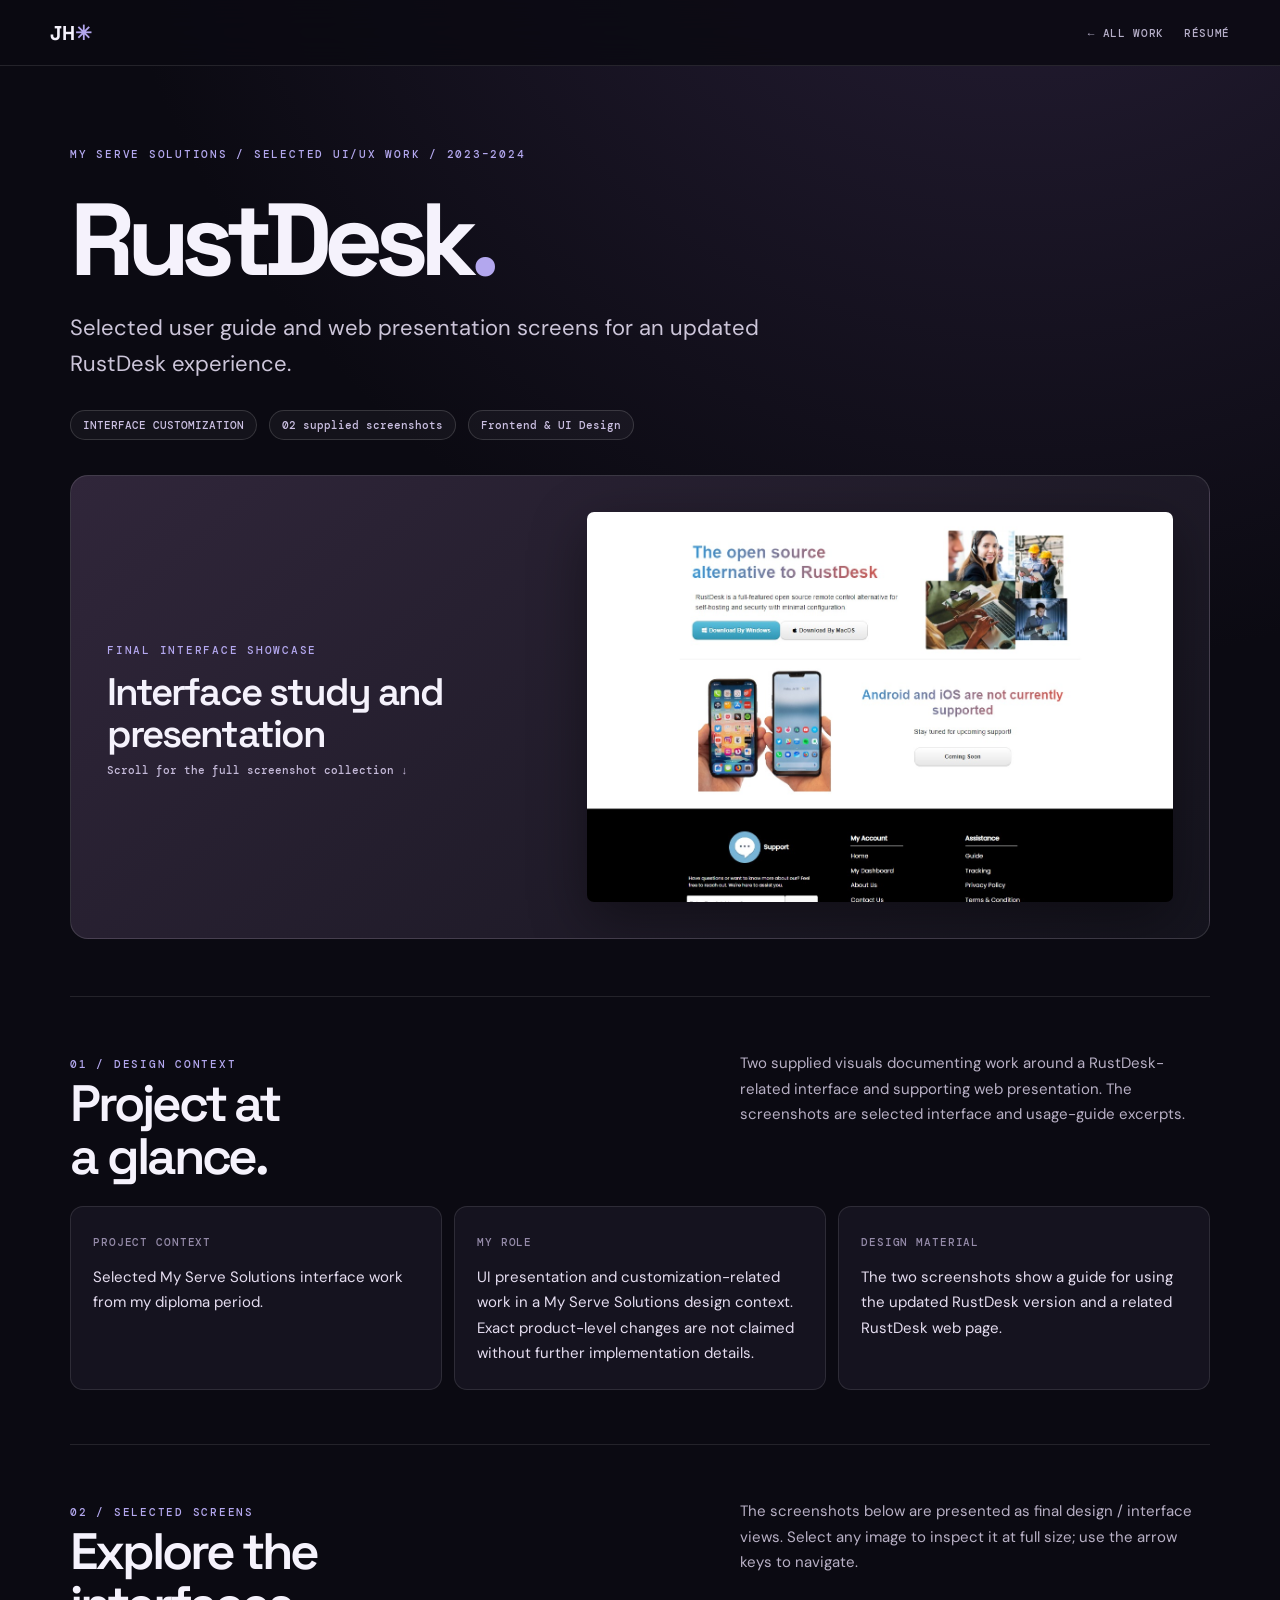
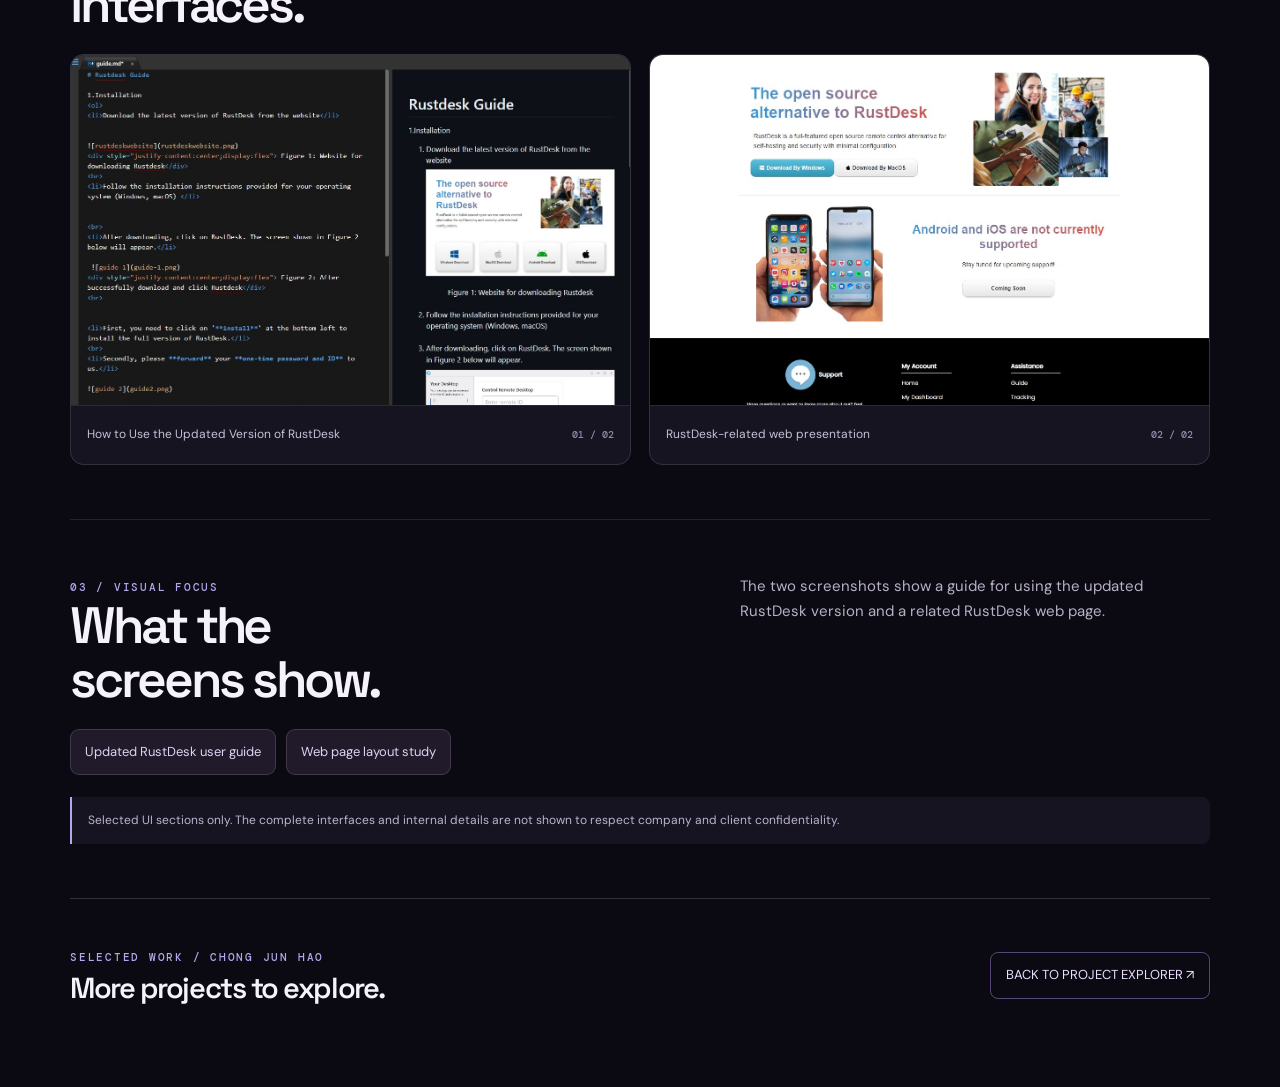
<file: projects/uiux-rustdesk.html>
<!DOCTYPE html><html lang="en"><head><meta charset="UTF-8"><meta name="viewport" content="width=device-width, initial-scale=1"><meta name="theme-color" content="#0b0a12"><meta name="description" content="RustDesk interface design showcase by Chong Jun Hao — My Serve Solutions."><title>RustDesk — Chong Jun Hao | UI/UX Case Study</title><link rel="icon" href="../assets/favicon.svg" type="image/svg+xml"><link rel="stylesheet" href="../assets/uiux-case.css?v=5.1"><style>:root{--accent:#b3a7ee}</style><script defer src="../assets/uiux-case.js?v=4.9"></script></head><body>
<header class="top"><a class="brand" href="../index.html">JH<span>✳</span></a><nav aria-label="Main navigation"><a href="../index.html#projects">← ALL WORK</a><a href="../resume.html">RÉSUMÉ</a></nav></header>
<main class="wrap"><section class="hero"><span class="tag">MY SERVE SOLUTIONS / SELECTED UI/UX WORK / 2023–2024</span><h1>RustDesk<span style="color:var(--accent)">.</span></h1><p class="hero-lead">Selected user guide and web presentation screens for an updated RustDesk experience.</p><div class="hero-bottom"><span class="chip">INTERFACE CUSTOMIZATION</span><span class="chip">02 supplied screenshots</span><span class="chip">Frontend &amp; UI Design</span></div><div class="hero-art "><div class="hero-copy"><span class="tag">FINAL INTERFACE SHOWCASE</span><b>Interface study and presentation</b><small>Scroll for the full screenshot collection ↓</small></div><figure><img src="../assets/media/uiux/rustdesk/02.jpeg" alt="Selected RustDesk interface screenshot" fetchpriority="high" decoding="async"></figure></div></section>
<section class="section" id="overview"><div class="section-heading"><div><span class="tag">01 / DESIGN CONTEXT</span><h2>Project at<br>a glance.</h2></div><p>Two supplied visuals documenting work around a RustDesk-related interface and supporting web presentation. The screenshots are selected interface and usage-guide excerpts.</p></div><div class="meta-grid"><div class="meta"><small>PROJECT CONTEXT</small><p>Selected My Serve Solutions interface work from my diploma period.</p></div><div class="meta"><small>MY ROLE</small><p>UI presentation and customization-related work in a My Serve Solutions design context. Exact product-level changes are not claimed without further implementation details.</p></div><div class="meta"><small>DESIGN MATERIAL</small><p>The two screenshots show a guide for using the updated RustDesk version and a related RustDesk web page.</p></div></div></section>
<section class="section" id="screens"><div class="section-heading"><div><span class="tag">02 / SELECTED SCREENS</span><h2>Explore the<br>interfaces.</h2></div><p>The screenshots below are presented as final design / interface views. Select any image to inspect it at full size; use the arrow keys to navigate.</p></div><div class="shot-grid "><figure class="shot"><button type="button" data-gallery-index="0" data-caption="How to Use the Updated Version of RustDesk" aria-label="Enlarge: How to Use the Updated Version of RustDesk"><img src="../assets/media/uiux/rustdesk/01.jpeg" loading="lazy" decoding="async" width="960" height="1280" alt="RustDesk: How to Use the Updated Version of RustDesk"></button><figcaption>How to Use the Updated Version of RustDesk<span>01 / 02</span></figcaption></figure>
<figure class="shot"><button type="button" data-gallery-index="1" data-caption="RustDesk-related web presentation" aria-label="Enlarge: RustDesk-related web presentation"><img src="../assets/media/uiux/rustdesk/02.jpeg" loading="lazy" decoding="async" width="1263" height="840" alt="RustDesk: RustDesk-related web presentation"></button><figcaption>RustDesk-related web presentation<span>02 / 02</span></figcaption></figure></div></section>
<section class="section"><div class="section-heading"><div><span class="tag">03 / VISUAL FOCUS</span><h2>What the<br>screens show.</h2></div><p>The two screenshots show a guide for using the updated RustDesk version and a related RustDesk web page.</p></div><div class="feature-list"><span>Updated RustDesk user guide</span><span>Web page layout study</span></div><p class="confidential-note">Selected UI sections only. The complete interfaces and internal details are not shown to respect company and client confidentiality.</p></section>
<footer class="foot"><div><span class="tag">SELECTED WORK / CHONG JUN HAO</span><br><strong>More projects to explore.</strong></div><a href="../index.html#projects">BACK TO PROJECT EXPLORER ↗</a></footer></main>
<div id="lightbox" class="lightbox" role="dialog" aria-label="Image viewer" aria-modal="true" hidden><div class="lightbox-controls"><button id="lightbox-close" type="button" aria-label="Close image">✕ CLOSE</button></div><button id="lightbox-prev" class="lightbox-nav prev" type="button" aria-label="Previous screenshot">‹</button><img id="lightbox-image" alt=""><div id="lightbox-caption" class="lightbox-info"></div><button id="lightbox-next" class="lightbox-nav next" type="button" aria-label="Next screenshot">›</button></div>
</body></html>
</file>
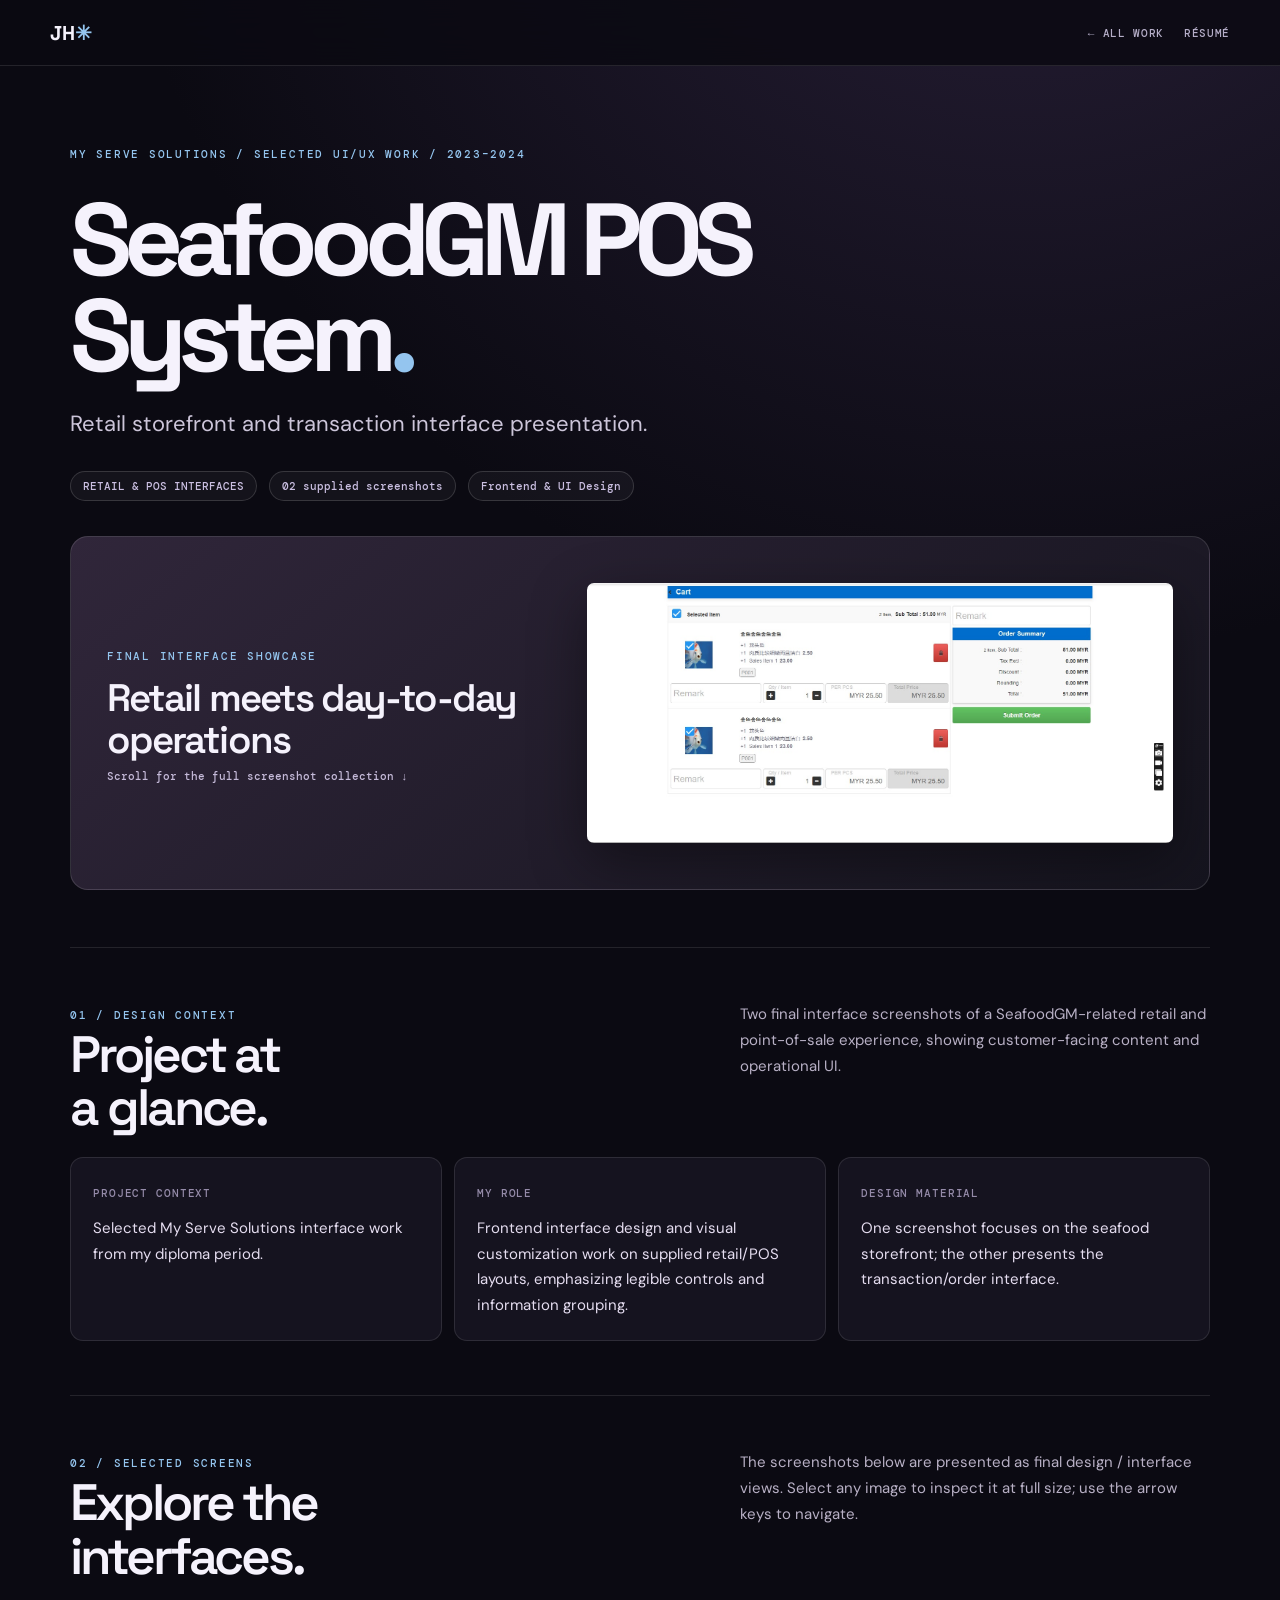
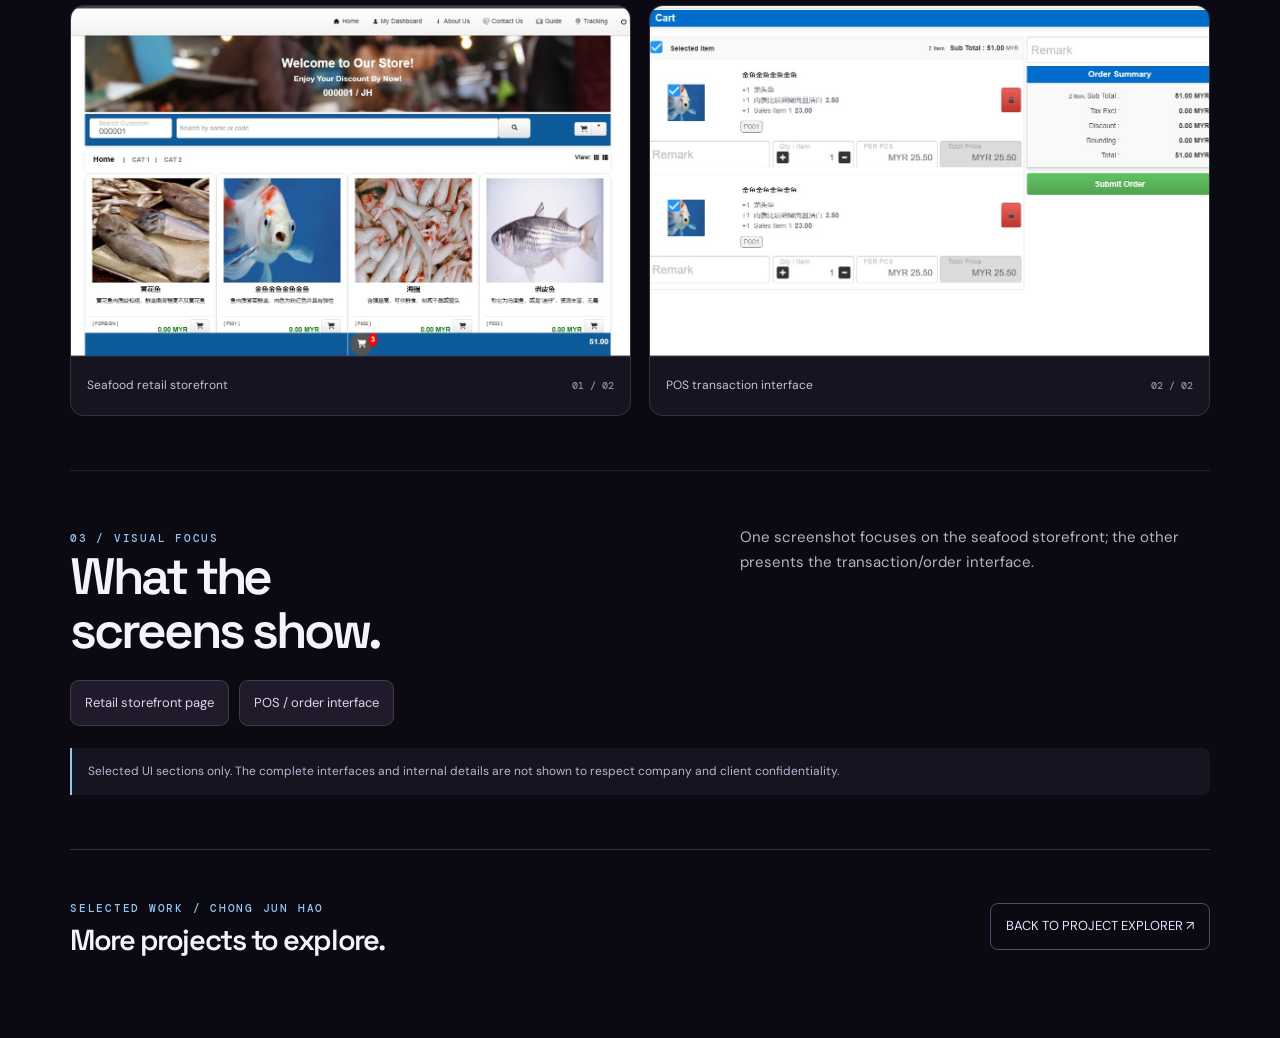
<file: projects/uiux-seafoodgm-pos.html>
<!DOCTYPE html><html lang="en"><head><meta charset="UTF-8"><meta name="viewport" content="width=device-width, initial-scale=1"><meta name="theme-color" content="#0b0a12"><meta name="description" content="SeafoodGM POS System interface design showcase by Chong Jun Hao — My Serve Solutions."><title>SeafoodGM POS System — Chong Jun Hao | UI/UX Case Study</title><link rel="icon" href="../assets/favicon.svg" type="image/svg+xml"><link rel="stylesheet" href="../assets/uiux-case.css?v=5.1"><style>:root{--accent:#94c5ef}</style><script defer src="../assets/uiux-case.js?v=4.9"></script></head><body>
<header class="top"><a class="brand" href="../index.html">JH<span>✳</span></a><nav aria-label="Main navigation"><a href="../index.html#projects">← ALL WORK</a><a href="../resume.html">RÉSUMÉ</a></nav></header>
<main class="wrap"><section class="hero"><span class="tag">MY SERVE SOLUTIONS / SELECTED UI/UX WORK / 2023–2024</span><h1>SeafoodGM POS System<span style="color:var(--accent)">.</span></h1><p class="hero-lead">Retail storefront and transaction interface presentation.</p><div class="hero-bottom"><span class="chip">RETAIL &amp; POS INTERFACES</span><span class="chip">02 supplied screenshots</span><span class="chip">Frontend &amp; UI Design</span></div><div class="hero-art "><div class="hero-copy"><span class="tag">FINAL INTERFACE SHOWCASE</span><b>Retail meets day-to-day operations</b><small>Scroll for the full screenshot collection ↓</small></div><figure><img src="../assets/media/uiux/seafoodgm-pos/02.jpeg" alt="Selected SeafoodGM POS System interface screenshot" fetchpriority="high" decoding="async"></figure></div></section>
<section class="section" id="overview"><div class="section-heading"><div><span class="tag">01 / DESIGN CONTEXT</span><h2>Project at<br>a glance.</h2></div><p>Two final interface screenshots of a SeafoodGM-related retail and point-of-sale experience, showing customer-facing content and operational UI.</p></div><div class="meta-grid"><div class="meta"><small>PROJECT CONTEXT</small><p>Selected My Serve Solutions interface work from my diploma period.</p></div><div class="meta"><small>MY ROLE</small><p>Frontend interface design and visual customization work on supplied retail/POS layouts, emphasizing legible controls and information grouping.</p></div><div class="meta"><small>DESIGN MATERIAL</small><p>One screenshot focuses on the seafood storefront; the other presents the transaction/order interface.</p></div></div></section>
<section class="section" id="screens"><div class="section-heading"><div><span class="tag">02 / SELECTED SCREENS</span><h2>Explore the<br>interfaces.</h2></div><p>The screenshots below are presented as final design / interface views. Select any image to inspect it at full size; use the arrow keys to navigate.</p></div><div class="shot-grid "><figure class="shot"><button type="button" data-gallery-index="0" data-caption="Seafood retail storefront" aria-label="Enlarge: Seafood retail storefront"><img src="../assets/media/uiux/seafoodgm-pos/01.jpeg" loading="lazy" decoding="async" width="1600" height="771" alt="SeafoodGM POS System: Seafood retail storefront"></button><figcaption>Seafood retail storefront<span>01 / 02</span></figcaption></figure>
<figure class="shot"><button type="button" data-gallery-index="1" data-caption="POS transaction interface" aria-label="Enlarge: POS transaction interface"><img src="../assets/media/uiux/seafoodgm-pos/02.jpeg" loading="lazy" decoding="async" width="1600" height="711" alt="SeafoodGM POS System: POS transaction interface"></button><figcaption>POS transaction interface<span>02 / 02</span></figcaption></figure></div></section>
<section class="section"><div class="section-heading"><div><span class="tag">03 / VISUAL FOCUS</span><h2>What the<br>screens show.</h2></div><p>One screenshot focuses on the seafood storefront; the other presents the transaction/order interface.</p></div><div class="feature-list"><span>Retail storefront page</span><span>POS / order interface</span></div><p class="confidential-note">Selected UI sections only. The complete interfaces and internal details are not shown to respect company and client confidentiality.</p></section>
<footer class="foot"><div><span class="tag">SELECTED WORK / CHONG JUN HAO</span><br><strong>More projects to explore.</strong></div><a href="../index.html#projects">BACK TO PROJECT EXPLORER ↗</a></footer></main>
<div id="lightbox" class="lightbox" role="dialog" aria-label="Image viewer" aria-modal="true" hidden><div class="lightbox-controls"><button id="lightbox-close" type="button" aria-label="Close image">✕ CLOSE</button></div><button id="lightbox-prev" class="lightbox-nav prev" type="button" aria-label="Previous screenshot">‹</button><img id="lightbox-image" alt=""><div id="lightbox-caption" class="lightbox-info"></div><button id="lightbox-next" class="lightbox-nav next" type="button" aria-label="Next screenshot">›</button></div>
</body></html>
</file>
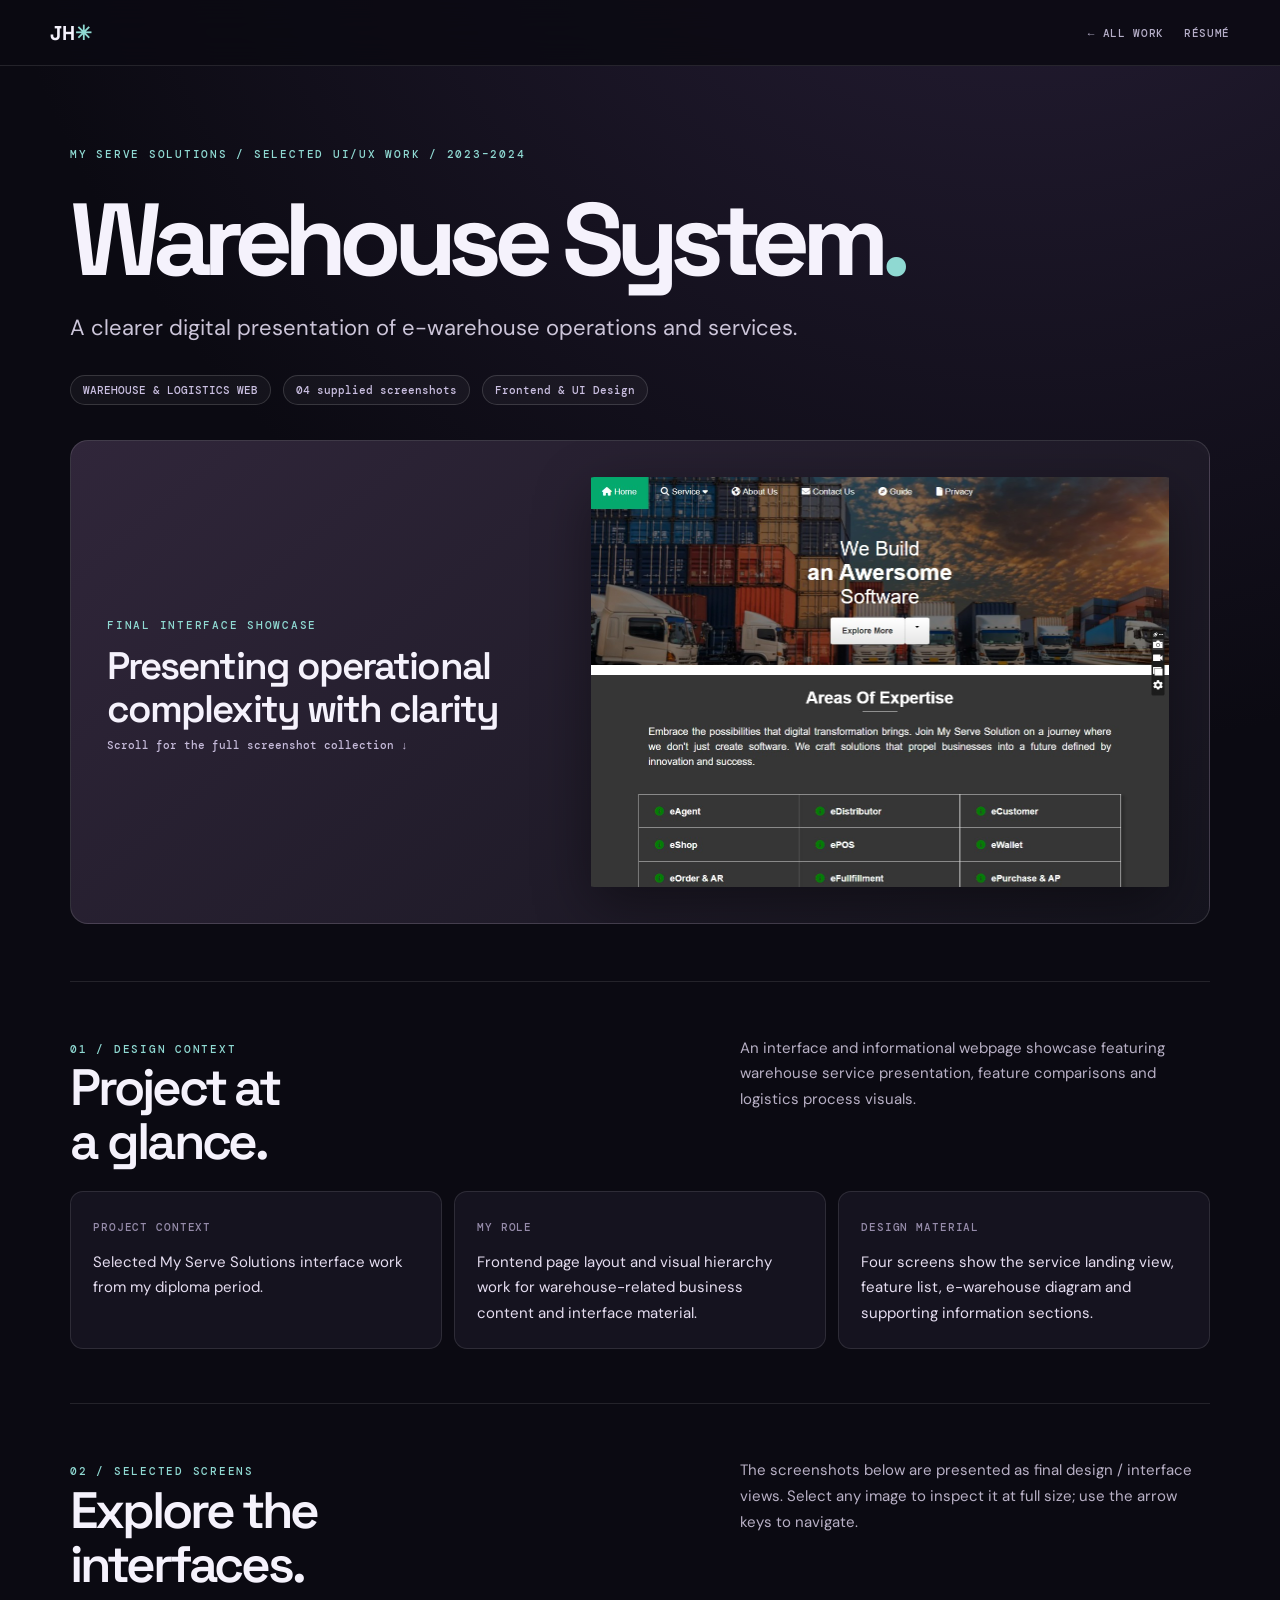
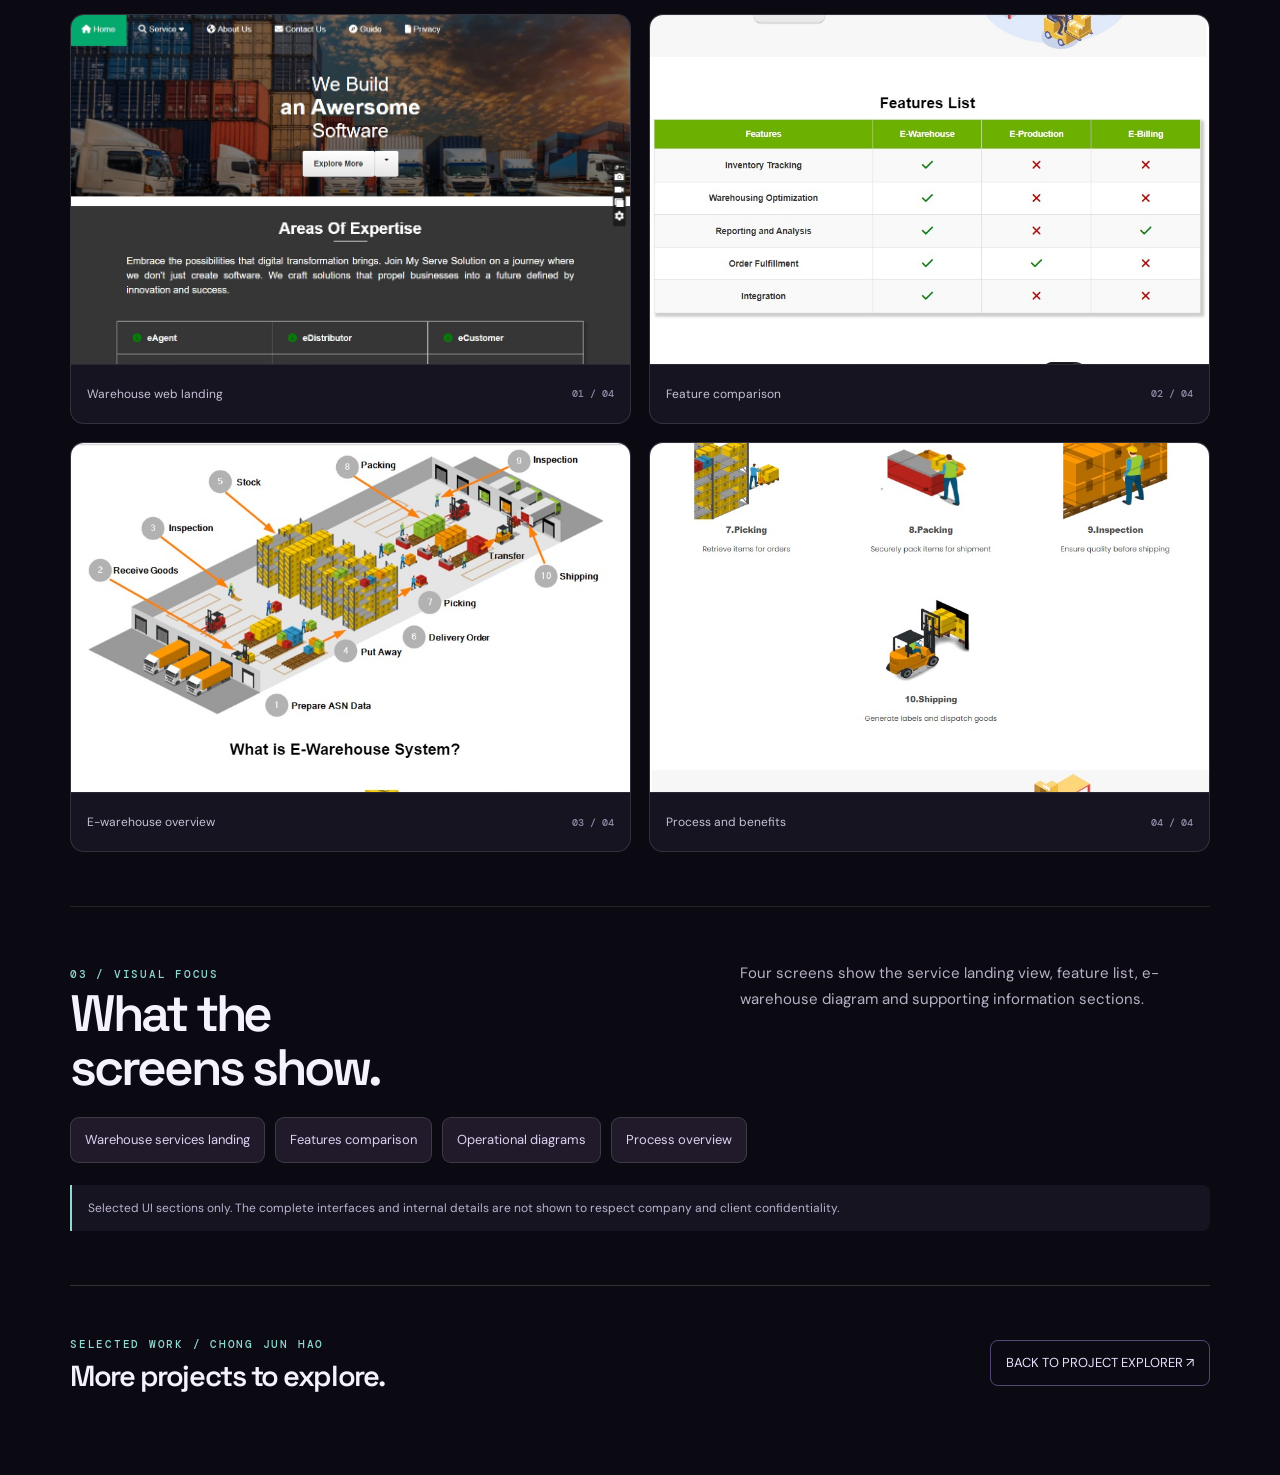
<file: projects/uiux-warehouse.html>
<!DOCTYPE html><html lang="en"><head><meta charset="UTF-8"><meta name="viewport" content="width=device-width, initial-scale=1"><meta name="theme-color" content="#0b0a12"><meta name="description" content="Warehouse System interface design showcase by Chong Jun Hao — My Serve Solutions."><title>Warehouse System — Chong Jun Hao | UI/UX Case Study</title><link rel="icon" href="../assets/favicon.svg" type="image/svg+xml"><link rel="stylesheet" href="../assets/uiux-case.css?v=5.1"><style>:root{--accent:#8fd9d2}</style><script defer src="../assets/uiux-case.js?v=4.9"></script></head><body>
<header class="top"><a class="brand" href="../index.html">JH<span>✳</span></a><nav aria-label="Main navigation"><a href="../index.html#projects">← ALL WORK</a><a href="../resume.html">RÉSUMÉ</a></nav></header>
<main class="wrap"><section class="hero"><span class="tag">MY SERVE SOLUTIONS / SELECTED UI/UX WORK / 2023–2024</span><h1>Warehouse System<span style="color:var(--accent)">.</span></h1><p class="hero-lead">A clearer digital presentation of e-warehouse operations and services.</p><div class="hero-bottom"><span class="chip">WAREHOUSE &amp; LOGISTICS WEB</span><span class="chip">04 supplied screenshots</span><span class="chip">Frontend &amp; UI Design</span></div><div class="hero-art "><div class="hero-copy"><span class="tag">FINAL INTERFACE SHOWCASE</span><b>Presenting operational complexity with clarity</b><small>Scroll for the full screenshot collection ↓</small></div><figure><img src="../assets/media/uiux/warehouse/01.jpeg" alt="Selected Warehouse System interface screenshot" fetchpriority="high" decoding="async"></figure></div></section>
<section class="section" id="overview"><div class="section-heading"><div><span class="tag">01 / DESIGN CONTEXT</span><h2>Project at<br>a glance.</h2></div><p>An interface and informational webpage showcase featuring warehouse service presentation, feature comparisons and logistics process visuals.</p></div><div class="meta-grid"><div class="meta"><small>PROJECT CONTEXT</small><p>Selected My Serve Solutions interface work from my diploma period.</p></div><div class="meta"><small>MY ROLE</small><p>Frontend page layout and visual hierarchy work for warehouse-related business content and interface material.</p></div><div class="meta"><small>DESIGN MATERIAL</small><p>Four screens show the service landing view, feature list, e-warehouse diagram and supporting information sections.</p></div></div></section>
<section class="section" id="screens"><div class="section-heading"><div><span class="tag">02 / SELECTED SCREENS</span><h2>Explore the<br>interfaces.</h2></div><p>The screenshots below are presented as final design / interface views. Select any image to inspect it at full size; use the arrow keys to navigate.</p></div><div class="shot-grid "><figure class="shot"><button type="button" data-gallery-index="0" data-caption="Warehouse web landing" aria-label="Enlarge: Warehouse web landing"><img src="../assets/media/uiux/warehouse/01.jpeg" loading="lazy" decoding="async" width="1157" height="820" alt="Warehouse System: Warehouse web landing"></button><figcaption>Warehouse web landing<span>01 / 04</span></figcaption></figure>
<figure class="shot"><button type="button" data-gallery-index="1" data-caption="Feature comparison" aria-label="Enlarge: Feature comparison"><img src="../assets/media/uiux/warehouse/02.jpeg" loading="lazy" decoding="async" width="874" height="822" alt="Warehouse System: Feature comparison"></button><figcaption>Feature comparison<span>02 / 04</span></figcaption></figure>
<figure class="shot"><button type="button" data-gallery-index="2" data-caption="E-warehouse overview" aria-label="Enlarge: E-warehouse overview"><img src="../assets/media/uiux/warehouse/03.jpeg" loading="lazy" decoding="async" width="852" height="852" alt="Warehouse System: E-warehouse overview"></button><figcaption>E-warehouse overview<span>03 / 04</span></figcaption></figure>
<figure class="shot"><button type="button" data-gallery-index="3" data-caption="Process and benefits" aria-label="Enlarge: Process and benefits"><img src="../assets/media/uiux/warehouse/04.jpeg" loading="lazy" decoding="async" width="871" height="776" alt="Warehouse System: Process and benefits"></button><figcaption>Process and benefits<span>04 / 04</span></figcaption></figure></div></section>
<section class="section"><div class="section-heading"><div><span class="tag">03 / VISUAL FOCUS</span><h2>What the<br>screens show.</h2></div><p>Four screens show the service landing view, feature list, e-warehouse diagram and supporting information sections.</p></div><div class="feature-list"><span>Warehouse services landing</span><span>Features comparison</span><span>Operational diagrams</span><span>Process overview</span></div><p class="confidential-note">Selected UI sections only. The complete interfaces and internal details are not shown to respect company and client confidentiality.</p></section>
<footer class="foot"><div><span class="tag">SELECTED WORK / CHONG JUN HAO</span><br><strong>More projects to explore.</strong></div><a href="../index.html#projects">BACK TO PROJECT EXPLORER ↗</a></footer></main>
<div id="lightbox" class="lightbox" role="dialog" aria-label="Image viewer" aria-modal="true" hidden><div class="lightbox-controls"><button id="lightbox-close" type="button" aria-label="Close image">✕ CLOSE</button></div><button id="lightbox-prev" class="lightbox-nav prev" type="button" aria-label="Previous screenshot">‹</button><img id="lightbox-image" alt=""><div id="lightbox-caption" class="lightbox-info"></div><button id="lightbox-next" class="lightbox-nav next" type="button" aria-label="Next screenshot">›</button></div>
</body></html>
</file>
<file: assets/uiux-case.css>
@import url('https://fonts.googleapis.com/css2?family=DM+Mono:wght@400;500&family=DM+Sans:wght@400;500;600;700&family=Space+Grotesk:wght@400;500;600;700&display=swap');
:root{color-scheme:dark;--bg:#0b0a12;--muted:#b3acc7;--accent:#c4a8ff}*{box-sizing:border-box}html{scroll-behavior:smooth}body{margin:0;background:radial-gradient(circle at 80% -10%,#292039 0%,transparent 30%),var(--bg);color:#f5f2fc;font:15px/1.72 'DM Sans',sans-serif;overflow-x:hidden}button,a{font:inherit}a{color:inherit}button{cursor:pointer}a:focus-visible,button:focus-visible{outline:2px solid #c6b0ff;outline-offset:4px}header.top{height:66px;display:flex;align-items:center;justify-content:space-between;padding:0 max(24px,calc((100vw - 1180px)/2));border-bottom:1px solid #ffffff1b;background:#0b0a12d9;position:sticky;top:0;z-index:20;backdrop-filter:blur(16px)}.brand{font:700 20px 'Space Grotesk',sans-serif;text-decoration:none}.brand span{color:var(--accent)}.top nav{display:flex;gap:20px}.top nav a{font:500 11px 'DM Mono',monospace;color:#b5aec8;text-decoration:none;letter-spacing:.06em}.top nav a:hover{color:white}.wrap{width:min(1140px,calc(100% - 48px));margin:auto}.tag{display:inline-block;text-transform:uppercase;letter-spacing:.16em;font:500 11px 'DM Mono',monospace;color:var(--accent)}.hero{padding:75px 0 57px}.hero h1{font:700 clamp(49px,8vw,103px)/.94 'Space Grotesk',sans-serif;letter-spacing:-.082em;margin:25px 0 18px;max-width:850px}.hero-lead{font:400 clamp(16px,2vw,22px)/1.62 'DM Sans',sans-serif;color:#ccc5d9;max-width:770px}.hero-bottom{display:flex;gap:12px;flex-wrap:wrap;margin:29px 0 35px}.chip{border:1px solid #ffffff25;background:#ffffff0a;padding:7px 12px;border-radius:30px;font:500 11px 'DM Mono',monospace;color:#cabfe1}.hero-art{background:linear-gradient(140deg,#30263a,#15141e);border:1px solid #ffffff20;border-radius:18px;overflow:hidden;position:relative;min-height:275px;display:grid;grid-template-columns:minmax(0,1fr) minmax(0,1.3fr);align-items:center;gap:30px;padding:36px}.hero-art .hero-copy{position:relative;z-index:1}.hero-art .hero-copy b{font:600 clamp(26px,3vw,46px)/1.1 'Space Grotesk',sans-serif;letter-spacing:-.05em;display:block;margin:8px 0}.hero-art .hero-copy small{display:block;font:500 11px 'DM Mono',monospace;color:#c5bad9}.hero-art figure{margin:0;position:relative;display:grid;place-items:center;height:100%;min-height:280px}.hero-art img{max-height:410px;max-width:100%;width:100%;object-fit:contain;filter:drop-shadow(0 18px 28px #0006);border-radius:7px}.hero-art.is-mobile img{max-width:310px}.section{padding:54px 0;border-top:1px solid #ffffff1a}.section-heading{display:flex;gap:30px;align-items:start;justify-content:space-between;margin-bottom:22px}.section-heading h2{margin:0;font:600 clamp(31px,4vw,54px)/1.05 'Space Grotesk',sans-serif;letter-spacing:-.06em}.section-heading p{color:#b8b0c5;max-width:470px;margin:0}.meta-grid{display:grid;grid-template-columns:repeat(3,minmax(0,1fr));gap:12px}.meta{background:#15131f;border:1px solid #ffffff1b;padding:22px;border-radius:13px}.meta small{color:#958ba9;font:500 11px 'DM Mono',monospace;letter-spacing:.08em}.meta p{color:#e5ddf0;line-height:1.7;margin:10px 0 0}.feature-list{display:flex;flex-wrap:wrap;gap:10px;margin:14px 0}.feature-list span{border-radius:9px;padding:11px 14px;border:1px solid #ffffff23;background:#211a2b;color:#e0d2f2;font-size:13px}.shot-grid{display:grid;grid-template-columns:repeat(2,minmax(0,1fr));gap:18px}.shot-grid.mobile-shots{grid-template-columns:repeat(4,minmax(0,1fr))}.shot{background:#151420;border:1px solid #ffffff20;border-radius:14px;overflow:hidden;margin:0;min-width:0}.shot button{width:100%;display:block;background:#201b2c;border:0;padding:12px;min-height:240px}.shot img{width:100%;height:265px;object-fit:contain;display:block;transition:transform .2s}.shot button:hover img{transform:scale(1.025)}.shot figcaption{border-top:1px solid #ffffff16;padding:13px 16px;display:flex;align-items:center;justify-content:space-between;gap:10px;font-size:12px;color:#c8c0d7}.shot figcaption span{font:500 10px 'DM Mono',monospace;color:#978baa;white-space:nowrap}.shot-grid.mobile-shots .shot img{height:370px}.shot-grid.mobile-shots .shot button{padding:10px}.feature-note{color:#a9a1b7;font-size:13px;margin:18px 0 0}.foot{border-top:1px solid #ffffff2a;padding:45px 0 80px;display:flex;gap:20px;justify-content:space-between;align-items:center}.foot strong{font:600 29px 'Space Grotesk',sans-serif;letter-spacing:-.05em}.foot a{display:inline-flex;text-decoration:none;border:1px solid #b998ff6b;color:#ebdeff;padding:11px 15px;border-radius:8px;font-size:13px}.lightbox{position:fixed;inset:0;background:#07060cf5;z-index:200;display:flex;align-items:center;justify-content:center;flex-direction:column;padding:65px 55px 35px}.lightbox[hidden]{display:none}.lightbox img{max-width:100%;max-height:calc(100vh - 175px);object-fit:contain}.lightbox-info{margin-top:14px;color:#e7dff1;text-align:center;font-size:13px}.lightbox-controls{position:absolute;top:18px;right:24px;display:flex;gap:10px}.lightbox-controls button,.lightbox-nav{background:#ffffff16;border:1px solid #ffffff29;border-radius:8px;color:white;padding:8px 12px;font-size:15px}.lightbox-nav{position:absolute;top:48%;font-size:24px}.lightbox-nav.prev{left:10px}.lightbox-nav.next{right:10px}.no-before{border-left:2px solid #c4a8ff;padding:12px 18px;margin-top:21px;color:#b7aec9;background:#ffffff09;font-size:13px}@media(min-width:901px){.shot-grid:not(.mobile-shots) .shot img{height:295px}}@media(max-width:920px){.shot-grid.mobile-shots{grid-template-columns:repeat(3,minmax(0,1fr))}.shot-grid.mobile-shots .shot img{height:325px}.hero-art{gap:22px}}@media(max-width:650px){header.top{padding:0 18px;height:58px}.top nav{gap:10px}.top nav a{font-size:10px}.wrap{width:calc(100% - 30px)}.hero{padding:43px 0 34px}.hero h1{font-size:clamp(42px,11vw,65px)}.hero-lead{font-size:16px}.hero-art{grid-template-columns:1fr;padding:23px;gap:9px}.hero-art figure{min-height:190px}.hero-art img{max-height:330px}.section{padding:37px 0}.section-heading{display:block}.section-heading p{margin:15px 0 0}.meta-grid{grid-template-columns:1fr}.meta{padding:17px}.shot-grid{grid-template-columns:1fr;gap:15px}.shot-grid.mobile-shots{grid-template-columns:repeat(2,minmax(0,1fr))}.shot img{height:245px}.shot-grid.mobile-shots .shot img{height:270px}.shot figcaption{font-size:11px;padding:10px}.shot-grid.mobile-shots .shot figcaption{min-height:66px;align-items:start}.shot-grid .shot button{min-height:220px}.shot-grid.mobile-shots .shot button{min-height:285px}.lightbox{padding:60px 37px 22px}.lightbox-nav{font-size:18px;padding:8px}.lightbox-info{font-size:11px}.foot{display:block}.foot a{margin-top:17px}}@media(max-width:360px){.shot-grid.mobile-shots{grid-template-columns:1fr}.shot-grid.mobile-shots .shot img{height:380px}.shot-grid.mobile-shots .shot button{min-height:400px}}@media(prefers-reduced-motion:reduce){*{scroll-behavior:auto!important;transition:none!important}}

/* V5.0 / Confidentiality note */
.confidential-note{margin:22px 0 0;padding:13px 16px;border-left:2px solid var(--accent,#bba4ff);border-radius:0 8px 8px 0;background:rgba(177,157,235,.065);font-size:12px;line-height:1.7;color:#bdb3d2}
@media(max-width:600px){.confidential-note{font-size:13px;padding:14px}}

/* V5.1 — consistent showcase thumbnails, full screenshots remain available in the lightbox. */
.shot-grid:not(.mobile-shots) .shot { display:flex; flex-direction:column; }
.shot-grid:not(.mobile-shots) .shot button {
  position:relative; display:block; width:100%; min-height:0;
  height:auto; aspect-ratio:16/10; padding:0; overflow:hidden;
  background:linear-gradient(145deg,#242033,#16131e);
}
.shot-grid:not(.mobile-shots) .shot img {
  position:absolute; inset:0; display:block; width:100%; height:100%!important;
  object-fit:cover; object-position:top center;
}
.shot-grid:not(.mobile-shots) .shot figcaption { flex:1; min-height:59px; }
.uiux-demo[hidden]{display:none!important}
.uiux-video-frame {padding:12px;border:1px solid #ffffff22;border-radius:16px;background:#171420;}
.uiux-video-frame video {display:block;width:100%;max-height:620px;border-radius:10px;background:#000;}
@media(max-width:650px){
  .shot-grid:not(.mobile-shots) .shot button{aspect-ratio:16/10;min-height:0}
  .shot-grid:not(.mobile-shots) .shot figcaption{min-height:56px}
  .uiux-video-frame{padding:7px}
}
</file>
